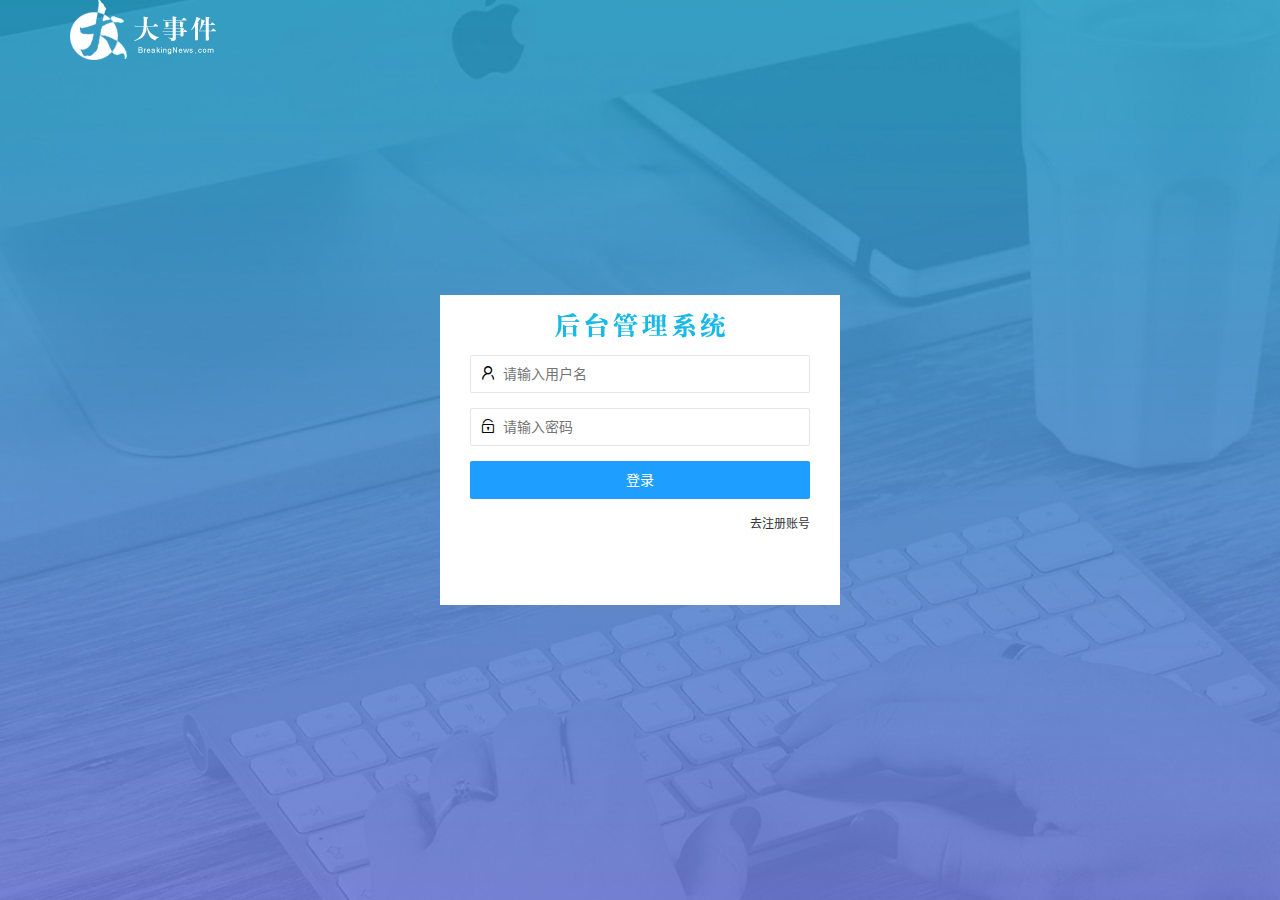
<file: login.html>
<!DOCTYPE html>
<html lang="zh-cn">

<head>
    <meta charset="UTF-8">
    <meta name="viewport" content="width=device-width, initial-scale=1.0">
    <title>大事件-登录/注册</title>
    <!-- 导入自己的样式表 -->
    <link rel="stylesheet" href="./assets/css/login.css">
    <!-- 导入layui的样式 -->
    <link rel="stylesheet" href="/assets/lib/layui/css/layui.css">
</head>

<body>
    <!-- 这是头部的logo -->
    <div class="layui-main">
        <img src="/assets/images/logo.png" alt="">
    </div>

    <!-- 登录注册区域 -->
    <div class="loginAndRegBox">
        <div class="title-box"></div>
        <!-- 登录的div -->
        <div class="login-box">
            <!-- 登录的表单 -->
            <form class="layui-form " action="" id="form_login">
                <!-- 用户名 -->
                <div class="layui-form-item">
                    <i class="layui-icon layui-icon-username"></i>
                    <input type="text" name="username" required lay-verify="required" placeholder="请输入用户名"
                        autocomplete="off" class="layui-input">

                </div>
                <!-- 密码 -->
                <div class="layui-form-item">
                    <i class="layui-icon layui-icon-password"></i>
                    <input type="password" name="password" required lay-verify="required|pass" placeholder="请输入密码"
                        autocomplete="off" class="layui-input">

                </div>
                <!-- 登录按钮 -->
                <div class="layui-form-item">
                    <button class="layui-btn layui-btn-fluid layui-btn-normal" lay-submit>登录</button>
                </div>
                <div class="layui-form-item links">
                    <a href="javascript:;" id="link_reg">去注册账号</a>
                </div>
            </form>
        </div>
        <!-- 注册的表单 -->
        <div class="reg-box">
            <form class="layui-form " action="" id="form_reg">
                <!-- 用户名 -->
                <div class="layui-form-item">
                    <i class="layui-icon layui-icon-username"></i>
                    <input type="text" name="username" required lay-verify="required" placeholder="请输入用户名"
                        autocomplete="off" class="layui-input">

                </div>
                <!-- 密码 -->
                <div class="layui-form-item">
                    <i class="layui-icon layui-icon-password"></i>
                    <input type="password" name="password" required lay-verify="required|pwd " placeholder="请输入密码"
                        autocomplete="off" class="layui-input">

                </div>
                <div class="layui-form-item">
                    <i class="layui-icon layui-icon-password"></i>
                    <input type="password" name="repassword" required lay-verify="required|pass|repass" placeholder="再次确认密码"
                        autocomplete="off" class="layui-input">

                </div>
                <!-- 注册按钮 -->
                <div class="layui-form-item">
                    <button class="layui-btn layui-btn-fluid layui-btn-normal" lay-submit>注册</button>
                </div>
                <div class="layui-form-item links">
                    <a href="javascript:;" id="link_login">去登录</a>
                </div>
            </form>
        </div>
        <!-- 导入layui.js文件 -->
        <script src="./assets/lib/layui/layui.all.js"></script>
        <!-- 导入jquery -->
        <script src="/assets/lib/jquery.js"></script>
        <!-- 导入自己封装的baseAPI.js -->
        <script src="./assets/js/baseApi.js"></script>
        <!-- 导入自己的js文件 -->
        <script src="/assets/js/login.js"></script>
</body>

</html>
</file>
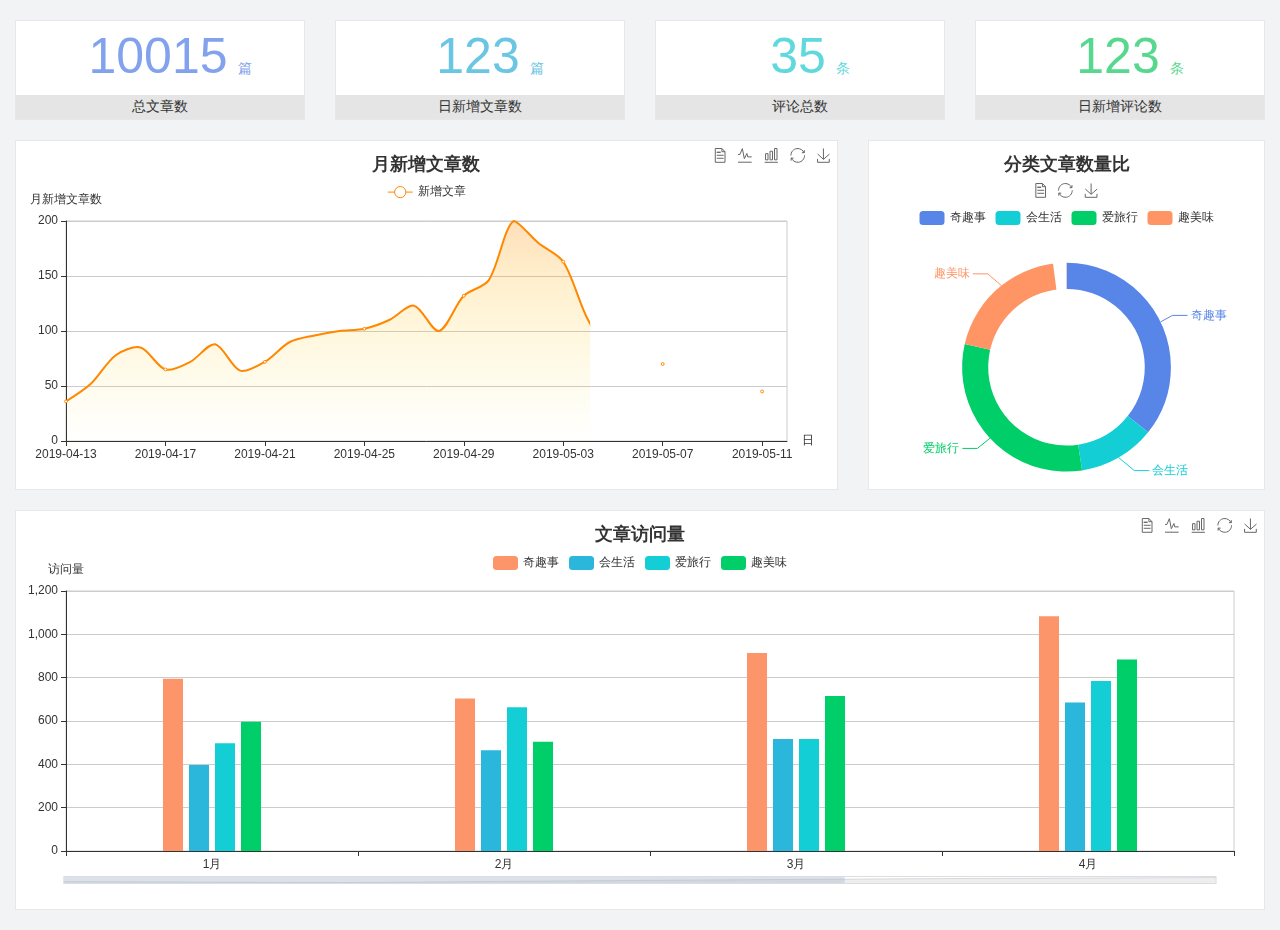
<file: home/dashboard.html>
<!DOCTYPE html>
<html lang="en">

<head>
  <meta charset="UTF-8">
  <meta name="viewport" content="width=device-width, initial-scale=1.0">
  <meta http-equiv="X-UA-Compatible" content="ie=edge">
  <title>图表统计</title>
  <link rel="stylesheet" href="../../assets/lib/bootstrap.css" />
  <link rel="stylesheet" href="../../assets/lib/main.css" />
  <script src="../../assets/lib/jquery.js"></script>
  <script type="text/javascript" src="../../assets/lib/echarts.min.js"></script>
</head>

<body>
  <div class="container-fluid">
    <div class="row spannel_list">
      <div class="col-sm-3 col-xs-6">
        <div class="spannel">
          <em>10015</em><span>篇</span>
          <b>总文章数</b>
        </div>
      </div>
      <div class="col-sm-3 col-xs-6">
        <div class="spannel scolor01">
          <em>123</em><span>篇</span>
          <b>日新增文章数</b>
        </div>
      </div>
      <div class="col-sm-3 col-xs-6">
        <div class="spannel scolor02">
          <em>35</em><span>条</span>
          <b>评论总数</b>
        </div>
      </div>
      <div class="col-sm-3 col-xs-6">
        <div class="spannel scolor03">
          <em>123</em><span>条</span>
          <b>日新增评论数</b>
        </div>
      </div>
    </div>
  </div>

  <div class="container-fluid">
    <div class="row curve-pie">
      <div class="col-lg-8 col-md-8">
        <div class="gragh_pannel" id="curve_show"></div>
      </div>
      <div class="col-lg-4 col-md-4">
        <div class="gragh_pannel" id="pie_show"></div>
      </div>
    </div>
  </div>

  <div class="container-fluid">
    <div class="column_pannel" id="column_show"></div>
  </div>

  <script>
    var oChart = echarts.init(document.getElementById('curve_show'));
    var aList_all = [
      { 'count': 36, 'date': '2019-04-13' },
      { 'count': 52, 'date': '2019-04-14' },
      { 'count': 78, 'date': '2019-04-15' },
      { 'count': 85, 'date': '2019-04-16' },
      { 'count': 65, 'date': '2019-04-17' },
      { 'count': 72, 'date': '2019-04-18' },
      { 'count': 88, 'date': '2019-04-19' },
      { 'count': 64, 'date': '2019-04-20' },
      { 'count': 72, 'date': '2019-04-21' },
      { 'count': 90, 'date': '2019-04-22' },
      { 'count': 96, 'date': '2019-04-23' },
      { 'count': 100, 'date': '2019-04-24' },
      { 'count': 102, 'date': '2019-04-25' },
      { 'count': 110, 'date': '2019-04-26' },
      { 'count': 123, 'date': '2019-04-27' },
      { 'count': 100, 'date': '2019-04-28' },
      { 'count': 132, 'date': '2019-04-29' },
      { 'count': 146, 'date': '2019-04-30' },
      { 'count': 200, 'date': '2019-05-01' },
      { 'count': 180, 'date': '2019-05-02' },
      { 'count': 163, 'date': '2019-05-03' },
      { 'count': 110, 'date': '2019-05-04' },
      { 'count': 80, 'date': '2019-05-05' },
      { 'count': 82, 'date': '2019-05-06' },
      { 'count': 70, 'date': '2019-05-07' },
      { 'count': 65, 'date': '2019-05-08' },
      { 'count': 54, 'date': '2019-05-09' },
      { 'count': 40, 'date': '2019-05-10' },
      { 'count': 45, 'date': '2019-05-11' },
      { 'count': 38, 'date': '2019-05-12' },
    ];

    let aCount = [];
    let aDate = [];

    for (var i = 0; i < aList_all.length; i++) {
      aCount.push(aList_all[i].count);
      aDate.push(aList_all[i].date);
    }

    var chartopt = {
      title: {
        text: '月新增文章数',
        left: 'center',
        top: '10'
      },
      tooltip: {
        trigger: 'axis'
      },
      legend: {
        data: ['新增文章'],
        top: '40'
      },
      toolbox: {
        show: true,
        feature: {
          mark: { show: true },
          dataView: { show: true, readOnly: false },
          magicType: { show: true, type: ['line', 'bar'] },
          restore: { show: true },
          saveAsImage: { show: true }
        }
      },
      calculable: true,
      xAxis: [
        {
          name: '日',
          type: 'category',
          boundaryGap: false,
          data: aDate
        }
      ],
      yAxis: [
        {
          name: '月新增文章数',
          type: 'value'
        }
      ],
      series: [
        {
          name: '新增文章',
          type: 'line',
          smooth: true,
          itemStyle: { normal: { areaStyle: { type: 'default' }, color: '#f80' }, lineStyle: { color: '#f80' } },
          data: aCount
        }],
      areaStyle: {
        normal: {
          color: new echarts.graphic.LinearGradient(0, 0, 0, 1, [{
            offset: 0,
            color: 'rgba(255,136,0,0.39)'
          }, {
            offset: .34,
            color: 'rgba(255,180,0,0.25)'
          }, {
            offset: 1,
            color: 'rgba(255,222,0,0.00)'
          }])

        }
      },
      grid: {
        show: true,
        x: 50,
        x2: 50,
        y: 80,
        height: 220
      }
    };

    oChart.setOption(chartopt);


    var oPie = echarts.init(document.getElementById('pie_show'));
    var oPieopt =
    {
      title: {
        top: 10,
        text: '分类文章数量比',
        x: 'center'
      },
      tooltip: {
        trigger: 'item',
        formatter: "{a} <br/>{b} : {c} ({d}%)"
      },
      color: ['#5885e8', '#13cfd5', '#00ce68', '#ff9565'],
      legend: {
        x: 'center',
        top: 65,
        data: ['奇趣事', '会生活', '爱旅行', '趣美味']
      },
      toolbox: {
        show: true,
        x: 'center',
        top: 35,
        feature: {
          mark: { show: true },
          dataView: { show: true, readOnly: false },
          magicType: {
            show: true,
            type: ['pie', 'funnel'],
            option: {
              funnel: {
                x: '25%',
                width: '50%',
                funnelAlign: 'left',
                max: 1548
              }
            }
          },
          restore: { show: true },
          saveAsImage: { show: true }
        }
      },
      calculable: true,
      series: [
        {
          name: '访问来源',
          type: 'pie',
          radius: ['45%', '60%'],
          center: ['50%', '65%'],
          data: [
            { value: 300, name: '奇趣事' },
            { value: 100, name: '会生活' },
            { value: 260, name: '爱旅行' },
            { value: 180, name: '趣美味' }
          ]
        }
      ]
    };
    oPie.setOption(oPieopt);



    var oColumn = this.echarts.init(document.getElementById('column_show'));
    var oColumnopt =
    {
      title: {
        text: '文章访问量',
        left: 'center',
        top: '10'
      },
      tooltip: {
        trigger: 'axis'
      },
      legend: {
        data: ['奇趣事', '会生活', '爱旅行', '趣美味'],
        top: '40'
      },
      toolbox: {
        show: true,
        feature: {
          mark: { show: true },
          dataView: { show: true, readOnly: false },
          magicType: { show: true, type: ['line', 'bar'] },
          restore: { show: true },
          saveAsImage: { show: true }
        }
      },
      calculable: true,
      xAxis: [
        {
          type: 'category',
          data: ['1月', '2月', '3月', '4月', '5月']
        }
      ],
      yAxis: [
        {
          name: '访问量',
          type: 'value'
        }
      ],
      series: [
        {
          name: '奇趣事',
          type: 'bar',
          barWidth: 20,
          itemStyle: {
            normal: { areaStyle: { type: 'default' }, color: '#fd956a' }
          },
          data: [800, 708, 920, 1090, 1200]
        },
        {
          name: '会生活',
          type: 'bar',
          barWidth: 20,
          itemStyle: {
            normal: { areaStyle: { type: 'default' }, color: '#2bb6db' }
          },
          data: [400, 468, 520, 690, 800]
        },
        {
          name: '爱旅行',
          type: 'bar',
          barWidth: 20,
          itemStyle: {
            normal: { areaStyle: { type: 'default' }, color: '#13cfd5' }
          },
          data: [500, 668, 520, 790, 900]
        },
        {
          name: '趣美味',
          type: 'bar',
          barWidth: 20,
          itemStyle: {
            normal: { areaStyle: { type: 'default' }, color: '#00ce68' }
          },
          data: [600, 508, 720, 890, 1000]
        }
      ],
      grid: {
        show: true,
        x: 50,
        x2: 30,
        y: 80,
        height: 260
      },
      dataZoom: [//给x轴设置滚动条
        {
          start: 0,//默认为0
          end: 100 - 1000 / 31,//默认为100
          type: 'slider',
          show: true,
          xAxisIndex: [0],
          handleSize: 0,//滑动条的 左右2个滑动条的大小
          height: 8,//组件高度
          left: 45, //左边的距离
          right: 50,//右边的距离
          bottom: 26,//右边的距离
          handleColor: '#ddd',//h滑动图标的颜色
          handleStyle: {
            borderColor: "#cacaca",
            borderWidth: "1",
            shadowBlur: 2,
            background: "#ddd",
            shadowColor: "#ddd",
          }
        }]
    };
    oColumn.setOption(oColumnopt);
  </script>
</body>

</html>
</file>
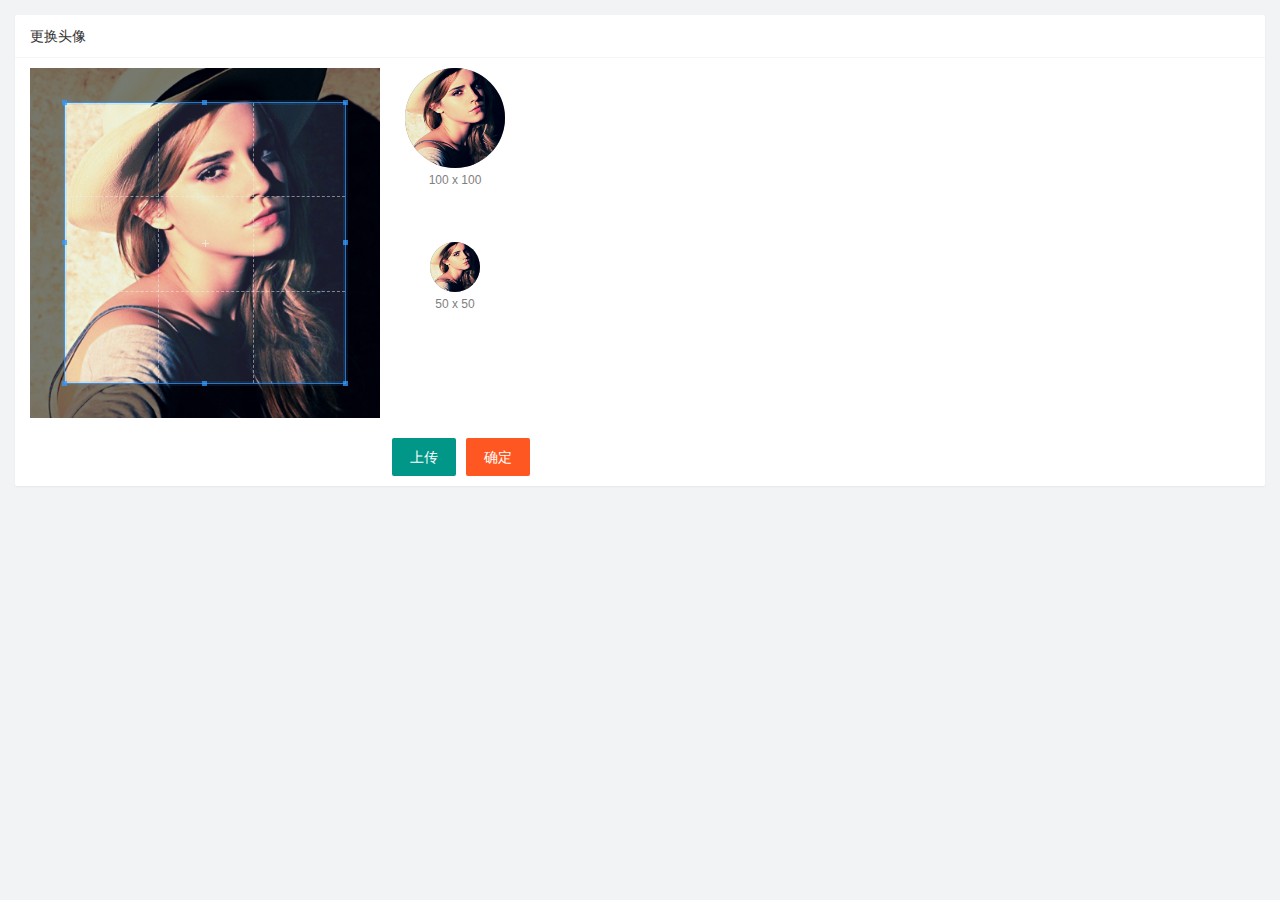
<file: user/user_avatar.html>
<!DOCTYPE html>
<html lang="en">

<head>
    <meta charset="UTF-8">
    <meta name="viewport" content="width=device-width, initial-scale=1.0">
    <title>Document</title>
    <link rel="stylesheet" href="/assets/lib/layui/css/layui.css">
    <link rel="stylesheet" href="/assets/lib/cropper/cropper.css">
    <link rel="stylesheet" href="/assets/css/user/user_avatar.css">
</head>

<body>
    <div class="layui-card">
        <div class="layui-card-header">更换头像</div>
        <div class="layui-card-body">
            
            <!-- 第一行的图片裁剪和预览区域 -->
            <div class="row1">
                <!-- 图片裁剪区域 -->
                <div class="cropper-box">
                    <!-- 这个 img 标签很重要，将来会把它初始化为裁剪区域 -->
                    <img id="image" src="/assets/images/sample.jpg" />
                </div>
                <!-- 图片的预览区域 -->
                <div class="preview-box">
                    <div>
                        <!-- 宽高为 100px 的预览区域 -->
                        <div class="img-preview w100"></div>
                        <p class="size">100 x 100</p>
                    </div>
                    <div>
                        <!-- 宽高为 50px 的预览区域 -->
                        <div class="img-preview w50"></div>
                        <p class="size">50 x 50</p>
                    </div>
                </div>
            </div>

            <!-- 第二行的按钮区域 -->
            <div class="row2">
                <!-- 通过accept属性，可以指定允许用户选择什么类型的文件 -->
                <input type="file"  id="file" accept="image/png,image/jpeg">
                <button type="button" class="layui-btn" id="btnChooseImage">上传</button>
                <button type="button" class="layui-btn layui-btn-danger" id="upload">确定</button>
            </div>
        </div>
    </div>
    <script src="/assets/lib/layui/layui.all.js"></script>
    <script src="/assets/lib/jquery.js"></script>
    <script src="/assets/lib/cropper/Cropper.js"></script>
    <script src="/assets/lib/cropper/jquery-cropper.js"></script>
    <script src="/assets/js/baseApi.js"></script>
    <script src="/assets/js/user/user_avatar.js"></script>
</body>

</html>
</file>
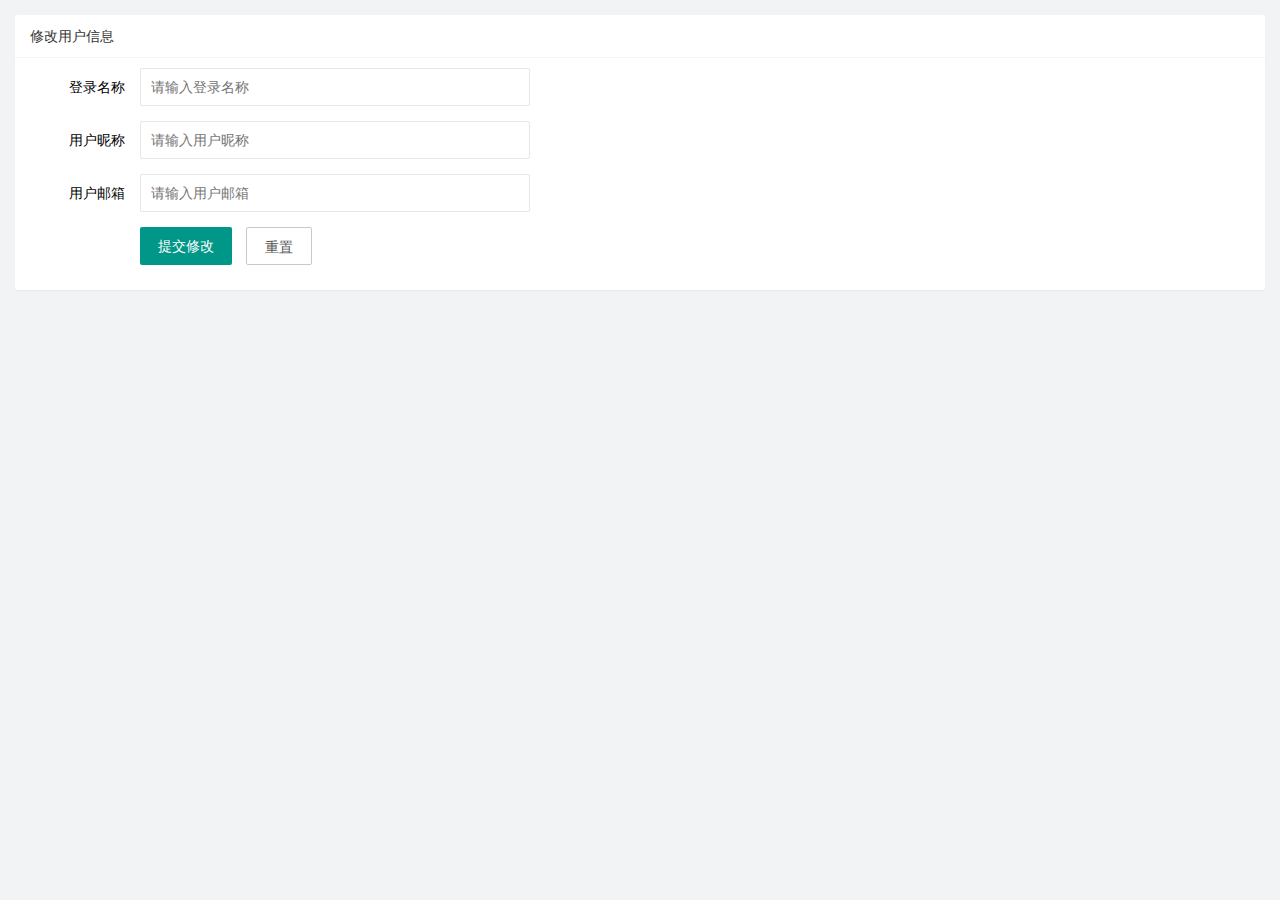
<file: user/user_info.html>
<!DOCTYPE html>
<html lang="en">

<head>
    <meta charset="UTF-8">
    <meta name="viewport" content="width=device-width, initial-scale=1.0">
    <title>Document</title>
    <link rel="stylesheet" href="/assets/lib/layui/css/layui.css">
    <link rel="stylesheet" href="/assets/css/user/user_info.css">

</head>

<body>
    <!-- 卡片区域 -->
    <div class="layui-card">
        <div class="layui-card-header">修改用户信息</div>
        <div class="layui-card-body">
            <form class="layui-form" action="" lay-filter="formUserInfo">
                <!-- 这是隐藏域 -->
                <input type="hidden" name="id">
                
                <div class="layui-form-item">
                    <label class="layui-form-label">登录名称</label>
                    <div class="layui-input-block">
                        <input type="text" name="username" required lay-verify="required" placeholder="请输入登录名称"
                            autocomplete="off" class="layui-input" readonly > 
                    </div>
                </div>
                <div class="layui-form-item">
                    <label class="layui-form-label">用户昵称</label>
                    <div class="layui-input-block">
                        <input type="text" name="nickname" required lay-verify="required|nickname" placeholder="请输入用户昵称"
                            autocomplete="off" class="layui-input">
                    </div>
                </div>
                <div class="layui-form-item">
                    <label class="layui-form-label">用户邮箱</label>
                    <div class="layui-input-block">
                        <input type="text" name="email" required lay-verify="required|email" placeholder="请输入用户邮箱"
                            autocomplete="off" class="layui-input">
                    </div>
                </div>
                <div class="layui-form-item">
                    <div class="layui-input-block">
                      <button class="layui-btn" lay-submit lay-filter="formDemo" >提交修改</button>
                      <button type="reset" class="layui-btn layui-btn-primary" id="btnReset">重置</button>
                    </div>
                  </div>
            </form>
        </div>
    </div>

    <!-- 导入layui的js文件 -->
    <script src="/assets/lib/layui/layui.all.js"></script>
    <!-- 导入jquery -->
    <script src="/assets/lib/jquery.js"></script>
    <!-- 导入baseAPI JS -->
    <script src="/assets/js/baseApi.js"></script>
    <!-- 导入自己的js文件 -->
    <script src="/assets/js/user/user_info.js"></script>
</body>

</html>
</file>
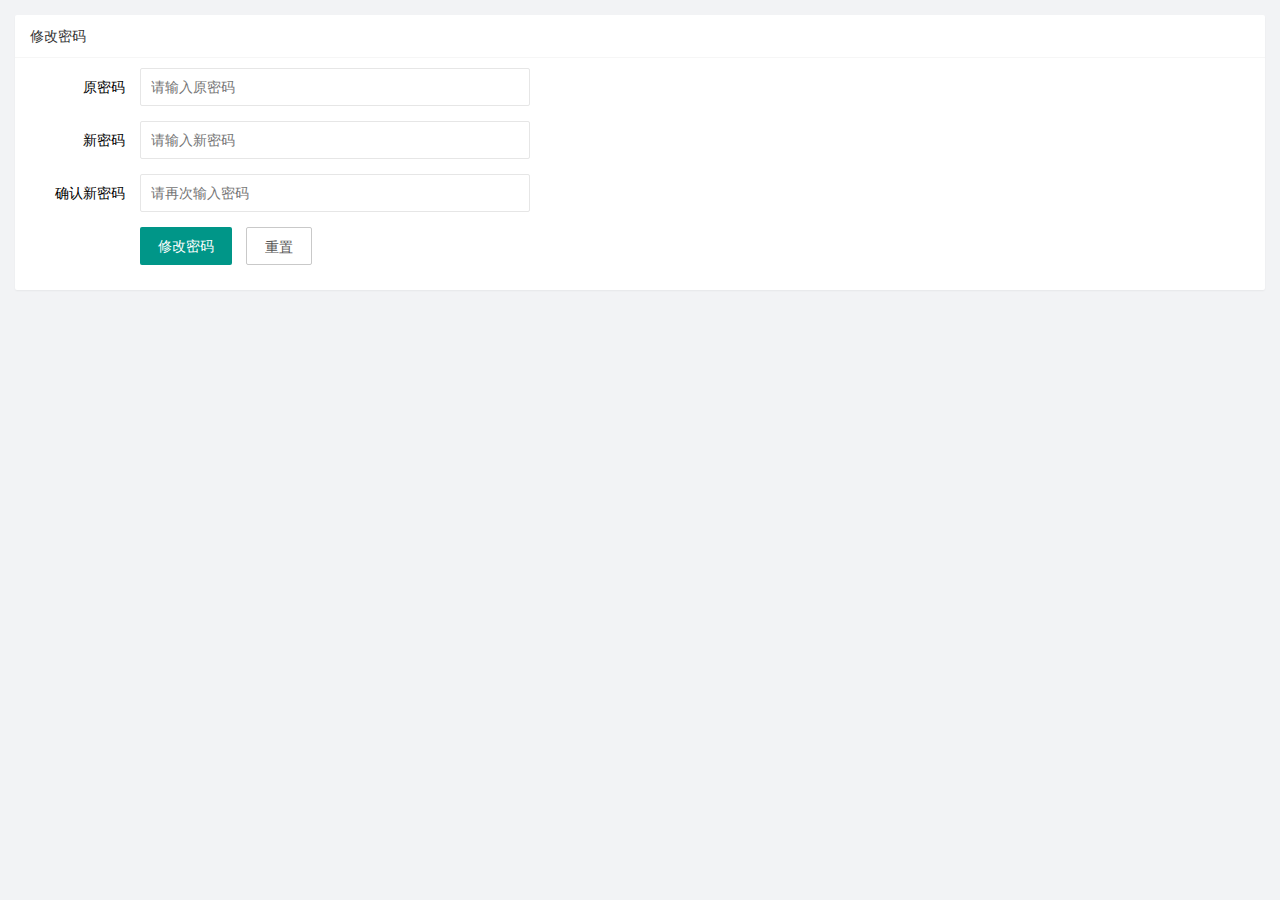
<file: user/user_password.html>
<!DOCTYPE html>
<html lang="en">
<head>
    <meta charset="UTF-8">
    <meta name="viewport" content="width=device-width, initial-scale=1.0">
    <title>Document</title>
    <link rel="stylesheet" href="/assets/lib/layui/css/layui.css">
    <link rel="stylesheet" href="/assets/css/user/user_pwd.css">
</head>
<body>
    <!-- 卡片区域 -->
    <div class="layui-card">
        <div class="layui-card-header">修改密码</div>
        <div class="layui-card-body">
            <form class="layui-form" action="" >
              
                
                <div class="layui-form-item">
                    <label class="layui-form-label">原密码</label>
                    <div class="layui-input-block">
                        <input type="password" name="oldPwd" required lay-verify="required|pass" placeholder="请输入原密码"
                            autocomplete="off" class="layui-input"  > 
                    </div>
                </div>
                <div class="layui-form-item">
                    <label class="layui-form-label">新密码</label>
                    <div class="layui-input-block">
                        <input type="password" name="newPwd" required lay-verify="required|pass|samePwd" placeholder="请输入新密码"
                            autocomplete="off" class="layui-input">
                    </div>
                </div>
                <div class="layui-form-item">
                    <label class="layui-form-label">确认新密码</label>
                    <div class="layui-input-block">
                        <input type="password" name="rePwd" required lay-verify="required|pass|samePwd" placeholder="请再次输入密码"
                            autocomplete="off" class="layui-input">
                    </div>
                </div>
                <div class="layui-form-item">
                    <div class="layui-input-block">
                      <button class="layui-btn" lay-submit lay-filter="formDemo" >修改密码</button>
                      <button type="reset" class="layui-btn layui-btn-primary" id="btnReset">重置</button>
                    </div>
                  </div>
            </form>
        </div>
    </div>

       <!-- 导入layui的js文件 -->
       <script src="/assets/lib/layui/layui.all.js"></script>
       <!-- 导入jquery -->
       <script src="/assets/lib/jquery.js"></script>
       <!-- 导入baseAPI JS -->
       <script src="/assets/js/baseApi.js"></script>
       <!-- 导入自己的js文件 -->
       <script src="/assets/js/user/user_pwd.js"></script>
</body>
</html>
</file>
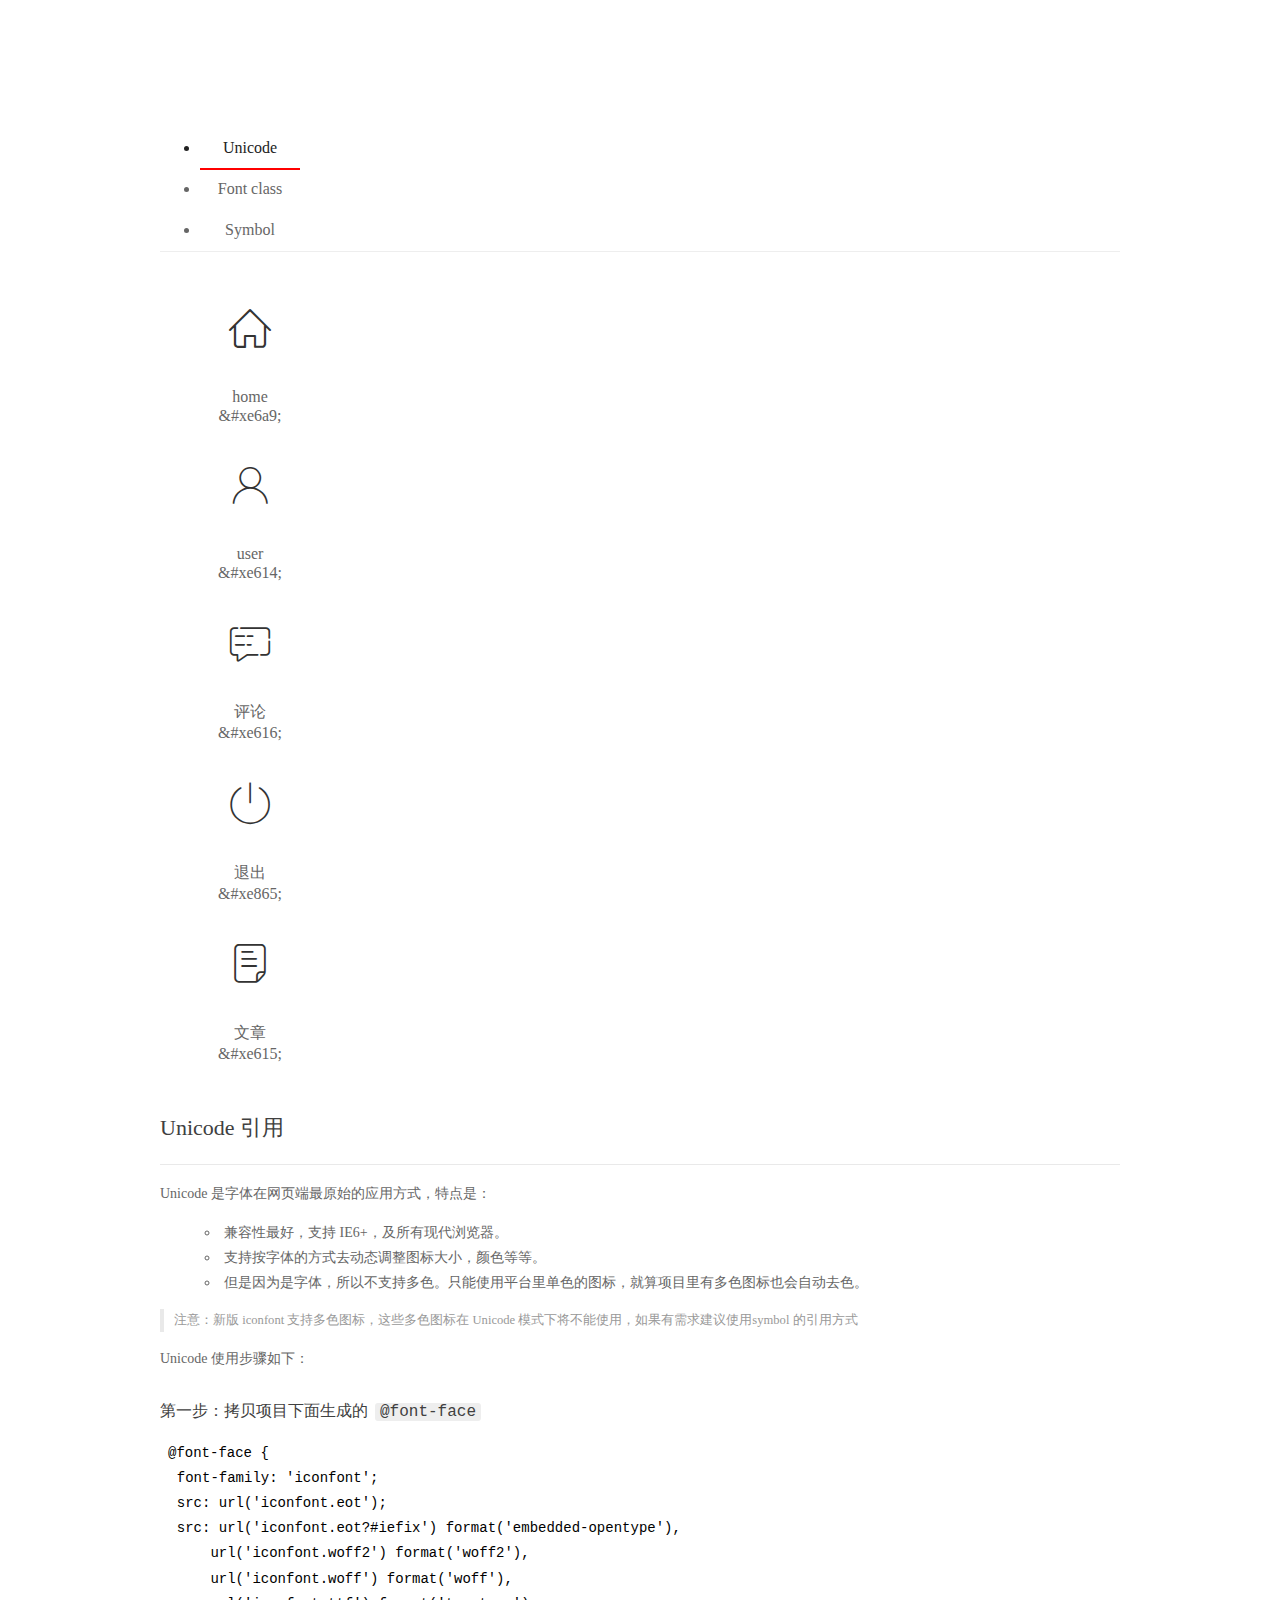
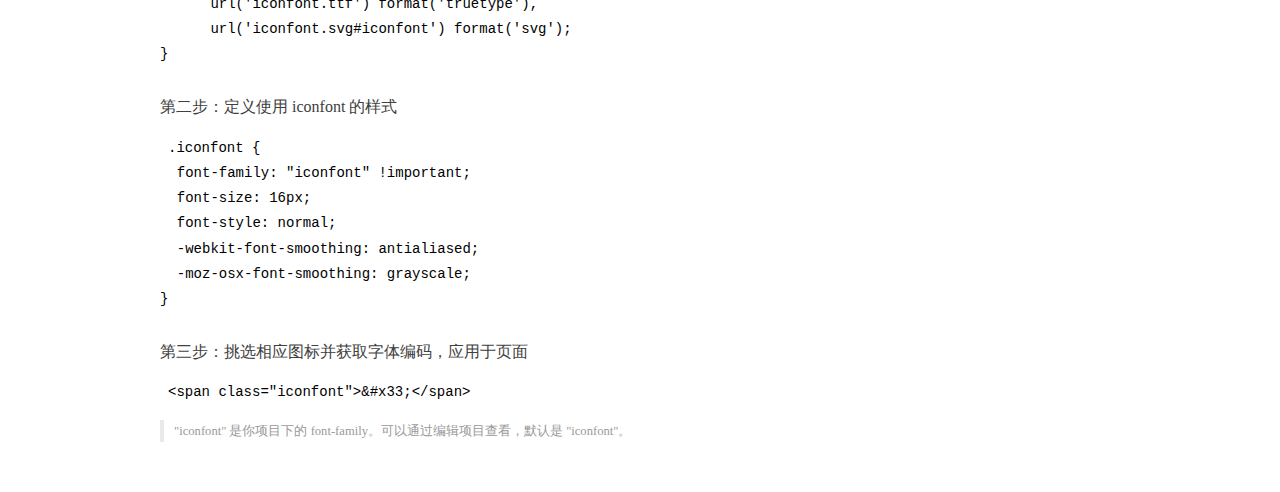
<file: assets/fonts/demo_index.html>
<!DOCTYPE html>
<html>
<head>
  <meta charset="utf-8"/>
  <title>IconFont Demo</title>
  <link rel="shortcut icon" href="https://gtms04.alicdn.com/tps/i4/TB1_oz6GVXXXXaFXpXXJDFnIXXX-64-64.ico" type="image/x-icon"/>
  <link rel="stylesheet" href="https://g.alicdn.com/thx/cube/1.3.2/cube.min.css">
  <link rel="stylesheet" href="demo.css">
  <link rel="stylesheet" href="iconfont.css">
  <script src="iconfont.js"></script>
  <!-- jQuery -->
  <script src="https://a1.alicdn.com/oss/uploads/2018/12/26/7bfddb60-08e8-11e9-9b04-53e73bb6408b.js"></script>
  <!-- 代码高亮 -->
  <script src="https://a1.alicdn.com/oss/uploads/2018/12/26/a3f714d0-08e6-11e9-8a15-ebf944d7534c.js"></script>
</head>
<body>
  <div class="main">
    <h1 class="logo"><a href="https://www.iconfont.cn/" title="iconfont 首页" target="_blank">&#xe86b;</a></h1>
    <div class="nav-tabs">
      <ul id="tabs" class="dib-box">
        <li class="dib active"><span>Unicode</span></li>
        <li class="dib"><span>Font class</span></li>
        <li class="dib"><span>Symbol</span></li>
      </ul>
      
    </div>
    <div class="tab-container">
      <div class="content unicode" style="display: block;">
          <ul class="icon_lists dib-box">
          
            <li class="dib">
              <span class="icon iconfont">&#xe6a9;</span>
                <div class="name">home</div>
                <div class="code-name">&amp;#xe6a9;</div>
              </li>
          
            <li class="dib">
              <span class="icon iconfont">&#xe614;</span>
                <div class="name">user</div>
                <div class="code-name">&amp;#xe614;</div>
              </li>
          
            <li class="dib">
              <span class="icon iconfont">&#xe616;</span>
                <div class="name">评论</div>
                <div class="code-name">&amp;#xe616;</div>
              </li>
          
            <li class="dib">
              <span class="icon iconfont">&#xe865;</span>
                <div class="name">退出</div>
                <div class="code-name">&amp;#xe865;</div>
              </li>
          
            <li class="dib">
              <span class="icon iconfont">&#xe615;</span>
                <div class="name">文章</div>
                <div class="code-name">&amp;#xe615;</div>
              </li>
          
          </ul>
          <div class="article markdown">
          <h2 id="unicode-">Unicode 引用</h2>
          <hr>

          <p>Unicode 是字体在网页端最原始的应用方式，特点是：</p>
          <ul>
            <li>兼容性最好，支持 IE6+，及所有现代浏览器。</li>
            <li>支持按字体的方式去动态调整图标大小，颜色等等。</li>
            <li>但是因为是字体，所以不支持多色。只能使用平台里单色的图标，就算项目里有多色图标也会自动去色。</li>
          </ul>
          <blockquote>
            <p>注意：新版 iconfont 支持多色图标，这些多色图标在 Unicode 模式下将不能使用，如果有需求建议使用symbol 的引用方式</p>
          </blockquote>
          <p>Unicode 使用步骤如下：</p>
          <h3 id="-font-face">第一步：拷贝项目下面生成的 <code>@font-face</code></h3>
<pre><code class="language-css"
>@font-face {
  font-family: 'iconfont';
  src: url('iconfont.eot');
  src: url('iconfont.eot?#iefix') format('embedded-opentype'),
      url('iconfont.woff2') format('woff2'),
      url('iconfont.woff') format('woff'),
      url('iconfont.ttf') format('truetype'),
      url('iconfont.svg#iconfont') format('svg');
}
</code></pre>
          <h3 id="-iconfont-">第二步：定义使用 iconfont 的样式</h3>
<pre><code class="language-css"
>.iconfont {
  font-family: "iconfont" !important;
  font-size: 16px;
  font-style: normal;
  -webkit-font-smoothing: antialiased;
  -moz-osx-font-smoothing: grayscale;
}
</code></pre>
          <h3 id="-">第三步：挑选相应图标并获取字体编码，应用于页面</h3>
<pre>
<code class="language-html"
>&lt;span class="iconfont"&gt;&amp;#x33;&lt;/span&gt;
</code></pre>
          <blockquote>
            <p>"iconfont" 是你项目下的 font-family。可以通过编辑项目查看，默认是 "iconfont"。</p>
          </blockquote>
          </div>
      </div>
      <div class="content font-class">
        <ul class="icon_lists dib-box">
          
          <li class="dib">
            <span class="icon iconfont icon-home"></span>
            <div class="name">
              home
            </div>
            <div class="code-name">.icon-home
            </div>
          </li>
          
          <li class="dib">
            <span class="icon iconfont icon-user"></span>
            <div class="name">
              user
            </div>
            <div class="code-name">.icon-user
            </div>
          </li>
          
          <li class="dib">
            <span class="icon iconfont icon-pinglun"></span>
            <div class="name">
              评论
            </div>
            <div class="code-name">.icon-pinglun
            </div>
          </li>
          
          <li class="dib">
            <span class="icon iconfont icon-tuichu"></span>
            <div class="name">
              退出
            </div>
            <div class="code-name">.icon-tuichu
            </div>
          </li>
          
          <li class="dib">
            <span class="icon iconfont icon-16"></span>
            <div class="name">
              文章
            </div>
            <div class="code-name">.icon-16
            </div>
          </li>
          
        </ul>
        <div class="article markdown">
        <h2 id="font-class-">font-class 引用</h2>
        <hr>

        <p>font-class 是 Unicode 使用方式的一种变种，主要是解决 Unicode 书写不直观，语意不明确的问题。</p>
        <p>与 Unicode 使用方式相比，具有如下特点：</p>
        <ul>
          <li>兼容性良好，支持 IE8+，及所有现代浏览器。</li>
          <li>相比于 Unicode 语意明确，书写更直观。可以很容易分辨这个 icon 是什么。</li>
          <li>因为使用 class 来定义图标，所以当要替换图标时，只需要修改 class 里面的 Unicode 引用。</li>
          <li>不过因为本质上还是使用的字体，所以多色图标还是不支持的。</li>
        </ul>
        <p>使用步骤如下：</p>
        <h3 id="-fontclass-">第一步：引入项目下面生成的 fontclass 代码：</h3>
<pre><code class="language-html">&lt;link rel="stylesheet" href="./iconfont.css"&gt;
</code></pre>
        <h3 id="-">第二步：挑选相应图标并获取类名，应用于页面：</h3>
<pre><code class="language-html">&lt;span class="iconfont icon-xxx"&gt;&lt;/span&gt;
</code></pre>
        <blockquote>
          <p>"
            iconfont" 是你项目下的 font-family。可以通过编辑项目查看，默认是 "iconfont"。</p>
        </blockquote>
      </div>
      </div>
      <div class="content symbol">
          <ul class="icon_lists dib-box">
          
            <li class="dib">
                <svg class="icon svg-icon" aria-hidden="true">
                  <use xlink:href="#icon-home"></use>
                </svg>
                <div class="name">home</div>
                <div class="code-name">#icon-home</div>
            </li>
          
            <li class="dib">
                <svg class="icon svg-icon" aria-hidden="true">
                  <use xlink:href="#icon-user"></use>
                </svg>
                <div class="name">user</div>
                <div class="code-name">#icon-user</div>
            </li>
          
            <li class="dib">
                <svg class="icon svg-icon" aria-hidden="true">
                  <use xlink:href="#icon-pinglun"></use>
                </svg>
                <div class="name">评论</div>
                <div class="code-name">#icon-pinglun</div>
            </li>
          
            <li class="dib">
                <svg class="icon svg-icon" aria-hidden="true">
                  <use xlink:href="#icon-tuichu"></use>
                </svg>
                <div class="name">退出</div>
                <div class="code-name">#icon-tuichu</div>
            </li>
          
            <li class="dib">
                <svg class="icon svg-icon" aria-hidden="true">
                  <use xlink:href="#icon-16"></use>
                </svg>
                <div class="name">文章</div>
                <div class="code-name">#icon-16</div>
            </li>
          
          </ul>
          <div class="article markdown">
          <h2 id="symbol-">Symbol 引用</h2>
          <hr>

          <p>这是一种全新的使用方式，应该说这才是未来的主流，也是平台目前推荐的用法。相关介绍可以参考这篇<a href="">文章</a>
            这种用法其实是做了一个 SVG 的集合，与另外两种相比具有如下特点：</p>
          <ul>
            <li>支持多色图标了，不再受单色限制。</li>
            <li>通过一些技巧，支持像字体那样，通过 <code>font-size</code>, <code>color</code> 来调整样式。</li>
            <li>兼容性较差，支持 IE9+，及现代浏览器。</li>
            <li>浏览器渲染 SVG 的性能一般，还不如 png。</li>
          </ul>
          <p>使用步骤如下：</p>
          <h3 id="-symbol-">第一步：引入项目下面生成的 symbol 代码：</h3>
<pre><code class="language-html">&lt;script src="./iconfont.js"&gt;&lt;/script&gt;
</code></pre>
          <h3 id="-css-">第二步：加入通用 CSS 代码（引入一次就行）：</h3>
<pre><code class="language-html">&lt;style&gt;
.icon {
  width: 1em;
  height: 1em;
  vertical-align: -0.15em;
  fill: currentColor;
  overflow: hidden;
}
&lt;/style&gt;
</code></pre>
          <h3 id="-">第三步：挑选相应图标并获取类名，应用于页面：</h3>
<pre><code class="language-html">&lt;svg class="icon" aria-hidden="true"&gt;
  &lt;use xlink:href="#icon-xxx"&gt;&lt;/use&gt;
&lt;/svg&gt;
</code></pre>
          </div>
      </div>

    </div>
  </div>
  <script>
  $(document).ready(function () {
      $('.tab-container .content:first').show()

      $('#tabs li').click(function (e) {
        var tabContent = $('.tab-container .content')
        var index = $(this).index()

        if ($(this).hasClass('active')) {
          return
        } else {
          $('#tabs li').removeClass('active')
          $(this).addClass('active')

          tabContent.hide().eq(index).fadeIn()
        }
      })
    })
  </script>
</body>
</html>
</file>
<file: assets/css/login.css>
html,body {
    margin: 0;
    padding: 0;
    height: 100%;
    width: 100%;
}
body {
    background-color: red;
    background: url(/assets/images/login_bg.jpg) no-repeat center ;
    background-size: cover;
}
.loginAndRegBox {
    width: 400px;
    height: 310px;
    background-color: #fff;
    position: absolute;
    left: 50%;
    top: 50%;
    transform: translate(-50%,-50%);
}
.title-box {
    height: 60px;
    background: url(/assets/images/login_title.png) no-repeat center;
}
.reg-box {
    display: none;
} 
.layui-form {
    padding: 0 30px;
}
.links {
    display: flex;
    justify-content: flex-end;
}
.links a {
   font-size: 12px; 
}
.layui-form-item {
    position: relative;
}
.layui-form-item .layui-icon {
    position: absolute;
    left: 10px;
    top: 10px;
}
.layui-form-item .layui-input {
    padding-left: 32px;
}
</file>
<file: assets/lib/layui/css/layui.css>
/** layui-v2.5.5 MIT License By https://www.layui.com */
 .layui-inline,img{display:inline-block;vertical-align:middle}h1,h2,h3,h4,h5,h6{font-weight:400}.layui-edge,.layui-header,.layui-inline,.layui-main{position:relative}.layui-body,.layui-edge,.layui-elip{overflow:hidden}.layui-btn,.layui-edge,.layui-inline,img{vertical-align:middle}.layui-btn,.layui-disabled,.layui-icon,.layui-unselect{-moz-user-select:none;-webkit-user-select:none;-ms-user-select:none}.layui-elip,.layui-form-checkbox span,.layui-form-pane .layui-form-label{text-overflow:ellipsis;white-space:nowrap}.layui-breadcrumb,.layui-tree-btnGroup{visibility:hidden}blockquote,body,button,dd,div,dl,dt,form,h1,h2,h3,h4,h5,h6,input,li,ol,p,pre,td,textarea,th,ul{margin:0;padding:0;-webkit-tap-highlight-color:rgba(0,0,0,0)}a:active,a:hover{outline:0}img{border:none}li{list-style:none}table{border-collapse:collapse;border-spacing:0}h4,h5,h6{font-size:100%}button,input,optgroup,option,select,textarea{font-family:inherit;font-size:inherit;font-style:inherit;font-weight:inherit;outline:0}pre{white-space:pre-wrap;white-space:-moz-pre-wrap;white-space:-pre-wrap;white-space:-o-pre-wrap;word-wrap:break-word}body{line-height:24px;font:14px Helvetica Neue,Helvetica,PingFang SC,Tahoma,Arial,sans-serif}hr{height:1px;margin:10px 0;border:0;clear:both}a{color:#333;text-decoration:none}a:hover{color:#777}a cite{font-style:normal;*cursor:pointer}.layui-border-box,.layui-border-box *{box-sizing:border-box}.layui-box,.layui-box *{box-sizing:content-box}.layui-clear{clear:both;*zoom:1}.layui-clear:after{content:'\20';clear:both;*zoom:1;display:block;height:0}.layui-inline{*display:inline;*zoom:1}.layui-edge{display:inline-block;width:0;height:0;border-width:6px;border-style:dashed;border-color:transparent}.layui-edge-top{top:-4px;border-bottom-color:#999;border-bottom-style:solid}.layui-edge-right{border-left-color:#999;border-left-style:solid}.layui-edge-bottom{top:2px;border-top-color:#999;border-top-style:solid}.layui-edge-left{border-right-color:#999;border-right-style:solid}.layui-disabled,.layui-disabled:hover{color:#d2d2d2!important;cursor:not-allowed!important}.layui-circle{border-radius:100%}.layui-show{display:block!important}.layui-hide{display:none!important}@font-face{font-family:layui-icon;src:url(../font/iconfont.eot?v=250);src:url(../font/iconfont.eot?v=250#iefix) format('embedded-opentype'),url(../font/iconfont.woff2?v=250) format('woff2'),url(../font/iconfont.woff?v=250) format('woff'),url(../font/iconfont.ttf?v=250) format('truetype'),url(../font/iconfont.svg?v=250#layui-icon) format('svg')}.layui-icon{font-family:layui-icon!important;font-size:16px;font-style:normal;-webkit-font-smoothing:antialiased;-moz-osx-font-smoothing:grayscale}.layui-icon-reply-fill:before{content:"\e611"}.layui-icon-set-fill:before{content:"\e614"}.layui-icon-menu-fill:before{content:"\e60f"}.layui-icon-search:before{content:"\e615"}.layui-icon-share:before{content:"\e641"}.layui-icon-set-sm:before{content:"\e620"}.layui-icon-engine:before{content:"\e628"}.layui-icon-close:before{content:"\1006"}.layui-icon-close-fill:before{content:"\1007"}.layui-icon-chart-screen:before{content:"\e629"}.layui-icon-star:before{content:"\e600"}.layui-icon-circle-dot:before{content:"\e617"}.layui-icon-chat:before{content:"\e606"}.layui-icon-release:before{content:"\e609"}.layui-icon-list:before{content:"\e60a"}.layui-icon-chart:before{content:"\e62c"}.layui-icon-ok-circle:before{content:"\1005"}.layui-icon-layim-theme:before{content:"\e61b"}.layui-icon-table:before{content:"\e62d"}.layui-icon-right:before{content:"\e602"}.layui-icon-left:before{content:"\e603"}.layui-icon-cart-simple:before{content:"\e698"}.layui-icon-face-cry:before{content:"\e69c"}.layui-icon-face-smile:before{content:"\e6af"}.layui-icon-survey:before{content:"\e6b2"}.layui-icon-tree:before{content:"\e62e"}.layui-icon-upload-circle:before{content:"\e62f"}.layui-icon-add-circle:before{content:"\e61f"}.layui-icon-download-circle:before{content:"\e601"}.layui-icon-templeate-1:before{content:"\e630"}.layui-icon-util:before{content:"\e631"}.layui-icon-face-surprised:before{content:"\e664"}.layui-icon-edit:before{content:"\e642"}.layui-icon-speaker:before{content:"\e645"}.layui-icon-down:before{content:"\e61a"}.layui-icon-file:before{content:"\e621"}.layui-icon-layouts:before{content:"\e632"}.layui-icon-rate-half:before{content:"\e6c9"}.layui-icon-add-circle-fine:before{content:"\e608"}.layui-icon-prev-circle:before{content:"\e633"}.layui-icon-read:before{content:"\e705"}.layui-icon-404:before{content:"\e61c"}.layui-icon-carousel:before{content:"\e634"}.layui-icon-help:before{content:"\e607"}.layui-icon-code-circle:before{content:"\e635"}.layui-icon-water:before{content:"\e636"}.layui-icon-username:before{content:"\e66f"}.layui-icon-find-fill:before{content:"\e670"}.layui-icon-about:before{content:"\e60b"}.layui-icon-location:before{content:"\e715"}.layui-icon-up:before{content:"\e619"}.layui-icon-pause:before{content:"\e651"}.layui-icon-date:before{content:"\e637"}.layui-icon-layim-uploadfile:before{content:"\e61d"}.layui-icon-delete:before{content:"\e640"}.layui-icon-play:before{content:"\e652"}.layui-icon-top:before{content:"\e604"}.layui-icon-friends:before{content:"\e612"}.layui-icon-refresh-3:before{content:"\e9aa"}.layui-icon-ok:before{content:"\e605"}.layui-icon-layer:before{content:"\e638"}.layui-icon-face-smile-fine:before{content:"\e60c"}.layui-icon-dollar:before{content:"\e659"}.layui-icon-group:before{content:"\e613"}.layui-icon-layim-download:before{content:"\e61e"}.layui-icon-picture-fine:before{content:"\e60d"}.layui-icon-link:before{content:"\e64c"}.layui-icon-diamond:before{content:"\e735"}.layui-icon-log:before{content:"\e60e"}.layui-icon-rate-solid:before{content:"\e67a"}.layui-icon-fonts-del:before{content:"\e64f"}.layui-icon-unlink:before{content:"\e64d"}.layui-icon-fonts-clear:before{content:"\e639"}.layui-icon-triangle-r:before{content:"\e623"}.layui-icon-circle:before{content:"\e63f"}.layui-icon-radio:before{content:"\e643"}.layui-icon-align-center:before{content:"\e647"}.layui-icon-align-right:before{content:"\e648"}.layui-icon-align-left:before{content:"\e649"}.layui-icon-loading-1:before{content:"\e63e"}.layui-icon-return:before{content:"\e65c"}.layui-icon-fonts-strong:before{content:"\e62b"}.layui-icon-upload:before{content:"\e67c"}.layui-icon-dialogue:before{content:"\e63a"}.layui-icon-video:before{content:"\e6ed"}.layui-icon-headset:before{content:"\e6fc"}.layui-icon-cellphone-fine:before{content:"\e63b"}.layui-icon-add-1:before{content:"\e654"}.layui-icon-face-smile-b:before{content:"\e650"}.layui-icon-fonts-html:before{content:"\e64b"}.layui-icon-form:before{content:"\e63c"}.layui-icon-cart:before{content:"\e657"}.layui-icon-camera-fill:before{content:"\e65d"}.layui-icon-tabs:before{content:"\e62a"}.layui-icon-fonts-code:before{content:"\e64e"}.layui-icon-fire:before{content:"\e756"}.layui-icon-set:before{content:"\e716"}.layui-icon-fonts-u:before{content:"\e646"}.layui-icon-triangle-d:before{content:"\e625"}.layui-icon-tips:before{content:"\e702"}.layui-icon-picture:before{content:"\e64a"}.layui-icon-more-vertical:before{content:"\e671"}.layui-icon-flag:before{content:"\e66c"}.layui-icon-loading:before{content:"\e63d"}.layui-icon-fonts-i:before{content:"\e644"}.layui-icon-refresh-1:before{content:"\e666"}.layui-icon-rmb:before{content:"\e65e"}.layui-icon-home:before{content:"\e68e"}.layui-icon-user:before{content:"\e770"}.layui-icon-notice:before{content:"\e667"}.layui-icon-login-weibo:before{content:"\e675"}.layui-icon-voice:before{content:"\e688"}.layui-icon-upload-drag:before{content:"\e681"}.layui-icon-login-qq:before{content:"\e676"}.layui-icon-snowflake:before{content:"\e6b1"}.layui-icon-file-b:before{content:"\e655"}.layui-icon-template:before{content:"\e663"}.layui-icon-auz:before{content:"\e672"}.layui-icon-console:before{content:"\e665"}.layui-icon-app:before{content:"\e653"}.layui-icon-prev:before{content:"\e65a"}.layui-icon-website:before{content:"\e7ae"}.layui-icon-next:before{content:"\e65b"}.layui-icon-component:before{content:"\e857"}.layui-icon-more:before{content:"\e65f"}.layui-icon-login-wechat:before{content:"\e677"}.layui-icon-shrink-right:before{content:"\e668"}.layui-icon-spread-left:before{content:"\e66b"}.layui-icon-camera:before{content:"\e660"}.layui-icon-note:before{content:"\e66e"}.layui-icon-refresh:before{content:"\e669"}.layui-icon-female:before{content:"\e661"}.layui-icon-male:before{content:"\e662"}.layui-icon-password:before{content:"\e673"}.layui-icon-senior:before{content:"\e674"}.layui-icon-theme:before{content:"\e66a"}.layui-icon-tread:before{content:"\e6c5"}.layui-icon-praise:before{content:"\e6c6"}.layui-icon-star-fill:before{content:"\e658"}.layui-icon-rate:before{content:"\e67b"}.layui-icon-template-1:before{content:"\e656"}.layui-icon-vercode:before{content:"\e679"}.layui-icon-cellphone:before{content:"\e678"}.layui-icon-screen-full:before{content:"\e622"}.layui-icon-screen-restore:before{content:"\e758"}.layui-icon-cols:before{content:"\e610"}.layui-icon-export:before{content:"\e67d"}.layui-icon-print:before{content:"\e66d"}.layui-icon-slider:before{content:"\e714"}.layui-icon-addition:before{content:"\e624"}.layui-icon-subtraction:before{content:"\e67e"}.layui-icon-service:before{content:"\e626"}.layui-icon-transfer:before{content:"\e691"}.layui-main{width:1140px;margin:0 auto}.layui-header{z-index:1000;height:60px}.layui-header a:hover{transition:all .5s;-webkit-transition:all .5s}.layui-side{position:fixed;left:0;top:0;bottom:0;z-index:999;width:200px;overflow-x:hidden}.layui-side-scroll{position:relative;width:220px;height:100%;overflow-x:hidden}.layui-body{position:absolute;left:200px;right:0;top:0;bottom:0;z-index:998;width:auto;overflow-y:auto;box-sizing:border-box}.layui-layout-body{overflow:hidden}.layui-layout-admin .layui-header{background-color:#23262E}.layui-layout-admin .layui-side{top:60px;width:200px;overflow-x:hidden}.layui-layout-admin .layui-body{position:fixed;top:60px;bottom:44px}.layui-layout-admin .layui-main{width:auto;margin:0 15px}.layui-layout-admin .layui-footer{position:fixed;left:200px;right:0;bottom:0;height:44px;line-height:44px;padding:0 15px;background-color:#eee}.layui-layout-admin .layui-logo{position:absolute;left:0;top:0;width:200px;height:100%;line-height:60px;text-align:center;color:#009688;font-size:16px}.layui-layout-admin .layui-header .layui-nav{background:0 0}.layui-layout-left{position:absolute!important;left:200px;top:0}.layui-layout-right{position:absolute!important;right:0;top:0}.layui-container{position:relative;margin:0 auto;padding:0 15px;box-sizing:border-box}.layui-fluid{position:relative;margin:0 auto;padding:0 15px}.layui-row:after,.layui-row:before{content:'';display:block;clear:both}.layui-col-lg1,.layui-col-lg10,.layui-col-lg11,.layui-col-lg12,.layui-col-lg2,.layui-col-lg3,.layui-col-lg4,.layui-col-lg5,.layui-col-lg6,.layui-col-lg7,.layui-col-lg8,.layui-col-lg9,.layui-col-md1,.layui-col-md10,.layui-col-md11,.layui-col-md12,.layui-col-md2,.layui-col-md3,.layui-col-md4,.layui-col-md5,.layui-col-md6,.layui-col-md7,.layui-col-md8,.layui-col-md9,.layui-col-sm1,.layui-col-sm10,.layui-col-sm11,.layui-col-sm12,.layui-col-sm2,.layui-col-sm3,.layui-col-sm4,.layui-col-sm5,.layui-col-sm6,.layui-col-sm7,.layui-col-sm8,.layui-col-sm9,.layui-col-xs1,.layui-col-xs10,.layui-col-xs11,.layui-col-xs12,.layui-col-xs2,.layui-col-xs3,.layui-col-xs4,.layui-col-xs5,.layui-col-xs6,.layui-col-xs7,.layui-col-xs8,.layui-col-xs9{position:relative;display:block;box-sizing:border-box}.layui-col-xs1,.layui-col-xs10,.layui-col-xs11,.layui-col-xs12,.layui-col-xs2,.layui-col-xs3,.layui-col-xs4,.layui-col-xs5,.layui-col-xs6,.layui-col-xs7,.layui-col-xs8,.layui-col-xs9{float:left}.layui-col-xs1{width:8.33333333%}.layui-col-xs2{width:16.66666667%}.layui-col-xs3{width:25%}.layui-col-xs4{width:33.33333333%}.layui-col-xs5{width:41.66666667%}.layui-col-xs6{width:50%}.layui-col-xs7{width:58.33333333%}.layui-col-xs8{width:66.66666667%}.layui-col-xs9{width:75%}.layui-col-xs10{width:83.33333333%}.layui-col-xs11{width:91.66666667%}.layui-col-xs12{width:100%}.layui-col-xs-offset1{margin-left:8.33333333%}.layui-col-xs-offset2{margin-left:16.66666667%}.layui-col-xs-offset3{margin-left:25%}.layui-col-xs-offset4{margin-left:33.33333333%}.layui-col-xs-offset5{margin-left:41.66666667%}.layui-col-xs-offset6{margin-left:50%}.layui-col-xs-offset7{margin-left:58.33333333%}.layui-col-xs-offset8{margin-left:66.66666667%}.layui-col-xs-offset9{margin-left:75%}.layui-col-xs-offset10{margin-left:83.33333333%}.layui-col-xs-offset11{margin-left:91.66666667%}.layui-col-xs-offset12{margin-left:100%}@media screen and (max-width:768px){.layui-hide-xs{display:none!important}.layui-show-xs-block{display:block!important}.layui-show-xs-inline{display:inline!important}.layui-show-xs-inline-block{display:inline-block!important}}@media screen and (min-width:768px){.layui-container{width:750px}.layui-hide-sm{display:none!important}.layui-show-sm-block{display:block!important}.layui-show-sm-inline{display:inline!important}.layui-show-sm-inline-block{display:inline-block!important}.layui-col-sm1,.layui-col-sm10,.layui-col-sm11,.layui-col-sm12,.layui-col-sm2,.layui-col-sm3,.layui-col-sm4,.layui-col-sm5,.layui-col-sm6,.layui-col-sm7,.layui-col-sm8,.layui-col-sm9{float:left}.layui-col-sm1{width:8.33333333%}.layui-col-sm2{width:16.66666667%}.layui-col-sm3{width:25%}.layui-col-sm4{width:33.33333333%}.layui-col-sm5{width:41.66666667%}.layui-col-sm6{width:50%}.layui-col-sm7{width:58.33333333%}.layui-col-sm8{width:66.66666667%}.layui-col-sm9{width:75%}.layui-col-sm10{width:83.33333333%}.layui-col-sm11{width:91.66666667%}.layui-col-sm12{width:100%}.layui-col-sm-offset1{margin-left:8.33333333%}.layui-col-sm-offset2{margin-left:16.66666667%}.layui-col-sm-offset3{margin-left:25%}.layui-col-sm-offset4{margin-left:33.33333333%}.layui-col-sm-offset5{margin-left:41.66666667%}.layui-col-sm-offset6{margin-left:50%}.layui-col-sm-offset7{margin-left:58.33333333%}.layui-col-sm-offset8{margin-left:66.66666667%}.layui-col-sm-offset9{margin-left:75%}.layui-col-sm-offset10{margin-left:83.33333333%}.layui-col-sm-offset11{margin-left:91.66666667%}.layui-col-sm-offset12{margin-left:100%}}@media screen and (min-width:992px){.layui-container{width:970px}.layui-hide-md{display:none!important}.layui-show-md-block{display:block!important}.layui-show-md-inline{display:inline!important}.layui-show-md-inline-block{display:inline-block!important}.layui-col-md1,.layui-col-md10,.layui-col-md11,.layui-col-md12,.layui-col-md2,.layui-col-md3,.layui-col-md4,.layui-col-md5,.layui-col-md6,.layui-col-md7,.layui-col-md8,.layui-col-md9{float:left}.layui-col-md1{width:8.33333333%}.layui-col-md2{width:16.66666667%}.layui-col-md3{width:25%}.layui-col-md4{width:33.33333333%}.layui-col-md5{width:41.66666667%}.layui-col-md6{width:50%}.layui-col-md7{width:58.33333333%}.layui-col-md8{width:66.66666667%}.layui-col-md9{width:75%}.layui-col-md10{width:83.33333333%}.layui-col-md11{width:91.66666667%}.layui-col-md12{width:100%}.layui-col-md-offset1{margin-left:8.33333333%}.layui-col-md-offset2{margin-left:16.66666667%}.layui-col-md-offset3{margin-left:25%}.layui-col-md-offset4{margin-left:33.33333333%}.layui-col-md-offset5{margin-left:41.66666667%}.layui-col-md-offset6{margin-left:50%}.layui-col-md-offset7{margin-left:58.33333333%}.layui-col-md-offset8{margin-left:66.66666667%}.layui-col-md-offset9{margin-left:75%}.layui-col-md-offset10{margin-left:83.33333333%}.layui-col-md-offset11{margin-left:91.66666667%}.layui-col-md-offset12{margin-left:100%}}@media screen and (min-width:1200px){.layui-container{width:1170px}.layui-hide-lg{display:none!important}.layui-show-lg-block{display:block!important}.layui-show-lg-inline{display:inline!important}.layui-show-lg-inline-block{display:inline-block!important}.layui-col-lg1,.layui-col-lg10,.layui-col-lg11,.layui-col-lg12,.layui-col-lg2,.layui-col-lg3,.layui-col-lg4,.layui-col-lg5,.layui-col-lg6,.layui-col-lg7,.layui-col-lg8,.layui-col-lg9{float:left}.layui-col-lg1{width:8.33333333%}.layui-col-lg2{width:16.66666667%}.layui-col-lg3{width:25%}.layui-col-lg4{width:33.33333333%}.layui-col-lg5{width:41.66666667%}.layui-col-lg6{width:50%}.layui-col-lg7{width:58.33333333%}.layui-col-lg8{width:66.66666667%}.layui-col-lg9{width:75%}.layui-col-lg10{width:83.33333333%}.layui-col-lg11{width:91.66666667%}.layui-col-lg12{width:100%}.layui-col-lg-offset1{margin-left:8.33333333%}.layui-col-lg-offset2{margin-left:16.66666667%}.layui-col-lg-offset3{margin-left:25%}.layui-col-lg-offset4{margin-left:33.33333333%}.layui-col-lg-offset5{margin-left:41.66666667%}.layui-col-lg-offset6{margin-left:50%}.layui-col-lg-offset7{margin-left:58.33333333%}.layui-col-lg-offset8{margin-left:66.66666667%}.layui-col-lg-offset9{margin-left:75%}.layui-col-lg-offset10{margin-left:83.33333333%}.layui-col-lg-offset11{margin-left:91.66666667%}.layui-col-lg-offset12{margin-left:100%}}.layui-col-space1{margin:-.5px}.layui-col-space1>*{padding:.5px}.layui-col-space3{margin:-1.5px}.layui-col-space3>*{padding:1.5px}.layui-col-space5{margin:-2.5px}.layui-col-space5>*{padding:2.5px}.layui-col-space8{margin:-3.5px}.layui-col-space8>*{padding:3.5px}.layui-col-space10{margin:-5px}.layui-col-space10>*{padding:5px}.layui-col-space12{margin:-6px}.layui-col-space12>*{padding:6px}.layui-col-space15{margin:-7.5px}.layui-col-space15>*{padding:7.5px}.layui-col-space18{margin:-9px}.layui-col-space18>*{padding:9px}.layui-col-space20{margin:-10px}.layui-col-space20>*{padding:10px}.layui-col-space22{margin:-11px}.layui-col-space22>*{padding:11px}.layui-col-space25{margin:-12.5px}.layui-col-space25>*{padding:12.5px}.layui-col-space30{margin:-15px}.layui-col-space30>*{padding:15px}.layui-btn,.layui-input,.layui-select,.layui-textarea,.layui-upload-button{outline:0;-webkit-appearance:none;transition:all .3s;-webkit-transition:all .3s;box-sizing:border-box}.layui-elem-quote{margin-bottom:10px;padding:15px;line-height:22px;border-left:5px solid #009688;border-radius:0 2px 2px 0;background-color:#f2f2f2}.layui-quote-nm{border-style:solid;border-width:1px 1px 1px 5px;background:0 0}.layui-elem-field{margin-bottom:10px;padding:0;border-width:1px;border-style:solid}.layui-elem-field legend{margin-left:20px;padding:0 10px;font-size:20px;font-weight:300}.layui-field-title{margin:10px 0 20px;border-width:1px 0 0}.layui-field-box{padding:10px 15px}.layui-field-title .layui-field-box{padding:10px 0}.layui-progress{position:relative;height:6px;border-radius:20px;background-color:#e2e2e2}.layui-progress-bar{position:absolute;left:0;top:0;width:0;max-width:100%;height:6px;border-radius:20px;text-align:right;background-color:#5FB878;transition:all .3s;-webkit-transition:all .3s}.layui-progress-big,.layui-progress-big .layui-progress-bar{height:18px;line-height:18px}.layui-progress-text{position:relative;top:-20px;line-height:18px;font-size:12px;color:#666}.layui-progress-big .layui-progress-text{position:static;padding:0 10px;color:#fff}.layui-collapse{border-width:1px;border-style:solid;border-radius:2px}.layui-colla-content,.layui-colla-item{border-top-width:1px;border-top-style:solid}.layui-colla-item:first-child{border-top:none}.layui-colla-title{position:relative;height:42px;line-height:42px;padding:0 15px 0 35px;color:#333;background-color:#f2f2f2;cursor:pointer;font-size:14px;overflow:hidden}.layui-colla-content{display:none;padding:10px 15px;line-height:22px;color:#666}.layui-colla-icon{position:absolute;left:15px;top:0;font-size:14px}.layui-card{margin-bottom:15px;border-radius:2px;background-color:#fff;box-shadow:0 1px 2px 0 rgba(0,0,0,.05)}.layui-card:last-child{margin-bottom:0}.layui-card-header{position:relative;height:42px;line-height:42px;padding:0 15px;border-bottom:1px solid #f6f6f6;color:#333;border-radius:2px 2px 0 0;font-size:14px}.layui-bg-black,.layui-bg-blue,.layui-bg-cyan,.layui-bg-green,.layui-bg-orange,.layui-bg-red{color:#fff!important}.layui-card-body{position:relative;padding:10px 15px;line-height:24px}.layui-card-body[pad15]{padding:15px}.layui-card-body[pad20]{padding:20px}.layui-card-body .layui-table{margin:5px 0}.layui-card .layui-tab{margin:0}.layui-panel-window{position:relative;padding:15px;border-radius:0;border-top:5px solid #E6E6E6;background-color:#fff}.layui-auxiliar-moving{position:fixed;left:0;right:0;top:0;bottom:0;width:100%;height:100%;background:0 0;z-index:9999999999}.layui-form-label,.layui-form-mid,.layui-form-select,.layui-input-block,.layui-input-inline,.layui-textarea{position:relative}.layui-bg-red{background-color:#FF5722!important}.layui-bg-orange{background-color:#FFB800!important}.layui-bg-green{background-color:#009688!important}.layui-bg-cyan{background-color:#2F4056!important}.layui-bg-blue{background-color:#1E9FFF!important}.layui-bg-black{background-color:#393D49!important}.layui-bg-gray{background-color:#eee!important;color:#666!important}.layui-badge-rim,.layui-colla-content,.layui-colla-item,.layui-collapse,.layui-elem-field,.layui-form-pane .layui-form-item[pane],.layui-form-pane .layui-form-label,.layui-input,.layui-layedit,.layui-layedit-tool,.layui-quote-nm,.layui-select,.layui-tab-bar,.layui-tab-card,.layui-tab-title,.layui-tab-title .layui-this:after,.layui-textarea{border-color:#e6e6e6}.layui-timeline-item:before,hr{background-color:#e6e6e6}.layui-text{line-height:22px;font-size:14px;color:#666}.layui-text h1,.layui-text h2,.layui-text h3{font-weight:500;color:#333}.layui-text h1{font-size:30px}.layui-text h2{font-size:24px}.layui-text h3{font-size:18px}.layui-text a:not(.layui-btn){color:#01AAED}.layui-text a:not(.layui-btn):hover{text-decoration:underline}.layui-text ul{padding:5px 0 5px 15px}.layui-text ul li{margin-top:5px;list-style-type:disc}.layui-text em,.layui-word-aux{color:#999!important;padding:0 5px!important}.layui-btn{display:inline-block;height:38px;line-height:38px;padding:0 18px;background-color:#009688;color:#fff;white-space:nowrap;text-align:center;font-size:14px;border:none;border-radius:2px;cursor:pointer}.layui-btn:hover{opacity:.8;filter:alpha(opacity=80);color:#fff}.layui-btn:active{opacity:1;filter:alpha(opacity=100)}.layui-btn+.layui-btn{margin-left:10px}.layui-btn-container{font-size:0}.layui-btn-container .layui-btn{margin-right:10px;margin-bottom:10px}.layui-btn-container .layui-btn+.layui-btn{margin-left:0}.layui-table .layui-btn-container .layui-btn{margin-bottom:9px}.layui-btn-radius{border-radius:100px}.layui-btn .layui-icon{margin-right:3px;font-size:18px;vertical-align:bottom;vertical-align:middle\9}.layui-btn-primary{border:1px solid #C9C9C9;background-color:#fff;color:#555}.layui-btn-primary:hover{border-color:#009688;color:#333}.layui-btn-normal{background-color:#1E9FFF}.layui-btn-warm{background-color:#FFB800}.layui-btn-danger{background-color:#FF5722}.layui-btn-checked{background-color:#5FB878}.layui-btn-disabled,.layui-btn-disabled:active,.layui-btn-disabled:hover{border:1px solid #e6e6e6;background-color:#FBFBFB;color:#C9C9C9;cursor:not-allowed;opacity:1}.layui-btn-lg{height:44px;line-height:44px;padding:0 25px;font-size:16px}.layui-btn-sm{height:30px;line-height:30px;padding:0 10px;font-size:12px}.layui-btn-sm i{font-size:16px!important}.layui-btn-xs{height:22px;line-height:22px;padding:0 5px;font-size:12px}.layui-btn-xs i{font-size:14px!important}.layui-btn-group{display:inline-block;vertical-align:middle;font-size:0}.layui-btn-group .layui-btn{margin-left:0!important;margin-right:0!important;border-left:1px solid rgba(255,255,255,.5);border-radius:0}.layui-btn-group .layui-btn-primary{border-left:none}.layui-btn-group .layui-btn-primary:hover{border-color:#C9C9C9;color:#009688}.layui-btn-group .layui-btn:first-child{border-left:none;border-radius:2px 0 0 2px}.layui-btn-group .layui-btn-primary:first-child{border-left:1px solid #c9c9c9}.layui-btn-group .layui-btn:last-child{border-radius:0 2px 2px 0}.layui-btn-group .layui-btn+.layui-btn{margin-left:0}.layui-btn-group+.layui-btn-group{margin-left:10px}.layui-btn-fluid{width:100%}.layui-input,.layui-select,.layui-textarea{height:38px;line-height:1.3;line-height:38px\9;border-width:1px;border-style:solid;background-color:#fff;border-radius:2px}.layui-input::-webkit-input-placeholder,.layui-select::-webkit-input-placeholder,.layui-textarea::-webkit-input-placeholder{line-height:1.3}.layui-input,.layui-textarea{display:block;width:100%;padding-left:10px}.layui-input:hover,.layui-textarea:hover{border-color:#D2D2D2!important}.layui-input:focus,.layui-textarea:focus{border-color:#C9C9C9!important}.layui-textarea{min-height:100px;height:auto;line-height:20px;padding:6px 10px;resize:vertical}.layui-select{padding:0 10px}.layui-form input[type=checkbox],.layui-form input[type=radio],.layui-form select{display:none}.layui-form [lay-ignore]{display:initial}.layui-form-item{margin-bottom:15px;clear:both;*zoom:1}.layui-form-item:after{content:'\20';clear:both;*zoom:1;display:block;height:0}.layui-form-label{float:left;display:block;padding:9px 15px;width:80px;font-weight:400;line-height:20px;text-align:right}.layui-form-label-col{display:block;float:none;padding:9px 0;line-height:20px;text-align:left}.layui-form-item .layui-inline{margin-bottom:5px;margin-right:10px}.layui-input-block{margin-left:110px;min-height:36px}.layui-input-inline{display:inline-block;vertical-align:middle}.layui-form-item .layui-input-inline{float:left;width:190px;margin-right:10px}.layui-form-text .layui-input-inline{width:auto}.layui-form-mid{float:left;display:block;padding:9px 0!important;line-height:20px;margin-right:10px}.layui-form-danger+.layui-form-select .layui-input,.layui-form-danger:focus{border-color:#FF5722!important}.layui-form-select .layui-input{padding-right:30px;cursor:pointer}.layui-form-select .layui-edge{position:absolute;right:10px;top:50%;margin-top:-3px;cursor:pointer;border-width:6px;border-top-color:#c2c2c2;border-top-style:solid;transition:all .3s;-webkit-transition:all .3s}.layui-form-select dl{display:none;position:absolute;left:0;top:42px;padding:5px 0;z-index:899;min-width:100%;border:1px solid #d2d2d2;max-height:300px;overflow-y:auto;background-color:#fff;border-radius:2px;box-shadow:0 2px 4px rgba(0,0,0,.12);box-sizing:border-box}.layui-form-select dl dd,.layui-form-select dl dt{padding:0 10px;line-height:36px;white-space:nowrap;overflow:hidden;text-overflow:ellipsis}.layui-form-select dl dt{font-size:12px;color:#999}.layui-form-select dl dd{cursor:pointer}.layui-form-select dl dd:hover{background-color:#f2f2f2;-webkit-transition:.5s all;transition:.5s all}.layui-form-select .layui-select-group dd{padding-left:20px}.layui-form-select dl dd.layui-select-tips{padding-left:10px!important;color:#999}.layui-form-select dl dd.layui-this{background-color:#5FB878;color:#fff}.layui-form-checkbox,.layui-form-select dl dd.layui-disabled{background-color:#fff}.layui-form-selected dl{display:block}.layui-form-checkbox,.layui-form-checkbox *,.layui-form-switch{display:inline-block;vertical-align:middle}.layui-form-selected .layui-edge{margin-top:-9px;-webkit-transform:rotate(180deg);transform:rotate(180deg);margin-top:-3px\9}:root .layui-form-selected .layui-edge{margin-top:-9px\0/IE9}.layui-form-selectup dl{top:auto;bottom:42px}.layui-select-none{margin:5px 0;text-align:center;color:#999}.layui-select-disabled .layui-disabled{border-color:#eee!important}.layui-select-disabled .layui-edge{border-top-color:#d2d2d2}.layui-form-checkbox{position:relative;height:30px;line-height:30px;margin-right:10px;padding-right:30px;cursor:pointer;font-size:0;-webkit-transition:.1s linear;transition:.1s linear;box-sizing:border-box}.layui-form-checkbox span{padding:0 10px;height:100%;font-size:14px;border-radius:2px 0 0 2px;background-color:#d2d2d2;color:#fff;overflow:hidden}.layui-form-checkbox:hover span{background-color:#c2c2c2}.layui-form-checkbox i{position:absolute;right:0;top:0;width:30px;height:28px;border:1px solid #d2d2d2;border-left:none;border-radius:0 2px 2px 0;color:#fff;font-size:20px;text-align:center}.layui-form-checkbox:hover i{border-color:#c2c2c2;color:#c2c2c2}.layui-form-checked,.layui-form-checked:hover{border-color:#5FB878}.layui-form-checked span,.layui-form-checked:hover span{background-color:#5FB878}.layui-form-checked i,.layui-form-checked:hover i{color:#5FB878}.layui-form-item .layui-form-checkbox{margin-top:4px}.layui-form-checkbox[lay-skin=primary]{height:auto!important;line-height:normal!important;min-width:18px;min-height:18px;border:none!important;margin-right:0;padding-left:28px;padding-right:0;background:0 0}.layui-form-checkbox[lay-skin=primary] span{padding-left:0;padding-right:15px;line-height:18px;background:0 0;color:#666}.layui-form-checkbox[lay-skin=primary] i{right:auto;left:0;width:16px;height:16px;line-height:16px;border:1px solid #d2d2d2;font-size:12px;border-radius:2px;background-color:#fff;-webkit-transition:.1s linear;transition:.1s linear}.layui-form-checkbox[lay-skin=primary]:hover i{border-color:#5FB878;color:#fff}.layui-form-checked[lay-skin=primary] i{border-color:#5FB878!important;background-color:#5FB878;color:#fff}.layui-checkbox-disbaled[lay-skin=primary] span{background:0 0!important;color:#c2c2c2}.layui-checkbox-disbaled[lay-skin=primary]:hover i{border-color:#d2d2d2}.layui-form-item .layui-form-checkbox[lay-skin=primary]{margin-top:10px}.layui-form-switch{position:relative;height:22px;line-height:22px;min-width:35px;padding:0 5px;margin-top:8px;border:1px solid #d2d2d2;border-radius:20px;cursor:pointer;background-color:#fff;-webkit-transition:.1s linear;transition:.1s linear}.layui-form-switch i{position:absolute;left:5px;top:3px;width:16px;height:16px;border-radius:20px;background-color:#d2d2d2;-webkit-transition:.1s linear;transition:.1s linear}.layui-form-switch em{position:relative;top:0;width:25px;margin-left:21px;padding:0!important;text-align:center!important;color:#999!important;font-style:normal!important;font-size:12px}.layui-form-onswitch{border-color:#5FB878;background-color:#5FB878}.layui-checkbox-disbaled,.layui-checkbox-disbaled i{border-color:#e2e2e2!important}.layui-form-onswitch i{left:100%;margin-left:-21px;background-color:#fff}.layui-form-onswitch em{margin-left:5px;margin-right:21px;color:#fff!important}.layui-checkbox-disbaled span{background-color:#e2e2e2!important}.layui-checkbox-disbaled:hover i{color:#fff!important}[lay-radio]{display:none}.layui-form-radio,.layui-form-radio *{display:inline-block;vertical-align:middle}.layui-form-radio{line-height:28px;margin:6px 10px 0 0;padding-right:10px;cursor:pointer;font-size:0}.layui-form-radio *{font-size:14px}.layui-form-radio>i{margin-right:8px;font-size:22px;color:#c2c2c2}.layui-form-radio>i:hover,.layui-form-radioed>i{color:#5FB878}.layui-radio-disbaled>i{color:#e2e2e2!important}.layui-form-pane .layui-form-label{width:110px;padding:8px 15px;height:38px;line-height:20px;border-width:1px;border-style:solid;border-radius:2px 0 0 2px;text-align:center;background-color:#FBFBFB;overflow:hidden;box-sizing:border-box}.layui-form-pane .layui-input-inline{margin-left:-1px}.layui-form-pane .layui-input-block{margin-left:110px;left:-1px}.layui-form-pane .layui-input{border-radius:0 2px 2px 0}.layui-form-pane .layui-form-text .layui-form-label{float:none;width:100%;border-radius:2px;box-sizing:border-box;text-align:left}.layui-form-pane .layui-form-text .layui-input-inline{display:block;margin:0;top:-1px;clear:both}.layui-form-pane .layui-form-text .layui-input-block{margin:0;left:0;top:-1px}.layui-form-pane .layui-form-text .layui-textarea{min-height:100px;border-radius:0 0 2px 2px}.layui-form-pane .layui-form-checkbox{margin:4px 0 4px 10px}.layui-form-pane .layui-form-radio,.layui-form-pane .layui-form-switch{margin-top:6px;margin-left:10px}.layui-form-pane .layui-form-item[pane]{position:relative;border-width:1px;border-style:solid}.layui-form-pane .layui-form-item[pane] .layui-form-label{position:absolute;left:0;top:0;height:100%;border-width:0 1px 0 0}.layui-form-pane .layui-form-item[pane] .layui-input-inline{margin-left:110px}@media screen and (max-width:450px){.layui-form-item .layui-form-label{text-overflow:ellipsis;overflow:hidden;white-space:nowrap}.layui-form-item .layui-inline{display:block;margin-right:0;margin-bottom:20px;clear:both}.layui-form-item .layui-inline:after{content:'\20';clear:both;display:block;height:0}.layui-form-item .layui-input-inline{display:block;float:none;left:-3px;width:auto;margin:0 0 10px 112px}.layui-form-item .layui-input-inline+.layui-form-mid{margin-left:110px;top:-5px;padding:0}.layui-form-item .layui-form-checkbox{margin-right:5px;margin-bottom:5px}}.layui-layedit{border-width:1px;border-style:solid;border-radius:2px}.layui-layedit-tool{padding:3px 5px;border-bottom-width:1px;border-bottom-style:solid;font-size:0}.layedit-tool-fixed{position:fixed;top:0;border-top:1px solid #e2e2e2}.layui-layedit-tool .layedit-tool-mid,.layui-layedit-tool .layui-icon{display:inline-block;vertical-align:middle;text-align:center;font-size:14px}.layui-layedit-tool .layui-icon{position:relative;width:32px;height:30px;line-height:30px;margin:3px 5px;color:#777;cursor:pointer;border-radius:2px}.layui-layedit-tool .layui-icon:hover{color:#393D49}.layui-layedit-tool .layui-icon:active{color:#000}.layui-layedit-tool .layedit-tool-active{background-color:#e2e2e2;color:#000}.layui-layedit-tool .layui-disabled,.layui-layedit-tool .layui-disabled:hover{color:#d2d2d2;cursor:not-allowed}.layui-layedit-tool .layedit-tool-mid{width:1px;height:18px;margin:0 10px;background-color:#d2d2d2}.layedit-tool-html{width:50px!important;font-size:30px!important}.layedit-tool-b,.layedit-tool-code,.layedit-tool-help{font-size:16px!important}.layedit-tool-d,.layedit-tool-face,.layedit-tool-image,.layedit-tool-unlink{font-size:18px!important}.layedit-tool-image input{position:absolute;font-size:0;left:0;top:0;width:100%;height:100%;opacity:.01;filter:Alpha(opacity=1);cursor:pointer}.layui-layedit-iframe iframe{display:block;width:100%}#LAY_layedit_code{overflow:hidden}.layui-laypage{display:inline-block;*display:inline;*zoom:1;vertical-align:middle;margin:10px 0;font-size:0}.layui-laypage>a:first-child,.layui-laypage>a:first-child em{border-radius:2px 0 0 2px}.layui-laypage>a:last-child,.layui-laypage>a:last-child em{border-radius:0 2px 2px 0}.layui-laypage>:first-child{margin-left:0!important}.layui-laypage>:last-child{margin-right:0!important}.layui-laypage a,.layui-laypage button,.layui-laypage input,.layui-laypage select,.layui-laypage span{border:1px solid #e2e2e2}.layui-laypage a,.layui-laypage span{display:inline-block;*display:inline;*zoom:1;vertical-align:middle;padding:0 15px;height:28px;line-height:28px;margin:0 -1px 5px 0;background-color:#fff;color:#333;font-size:12px}.layui-flow-more a *,.layui-laypage input,.layui-table-view select[lay-ignore]{display:inline-block}.layui-laypage a:hover{color:#009688}.layui-laypage em{font-style:normal}.layui-laypage .layui-laypage-spr{color:#999;font-weight:700}.layui-laypage a{text-decoration:none}.layui-laypage .layui-laypage-curr{position:relative}.layui-laypage .layui-laypage-curr em{position:relative;color:#fff}.layui-laypage .layui-laypage-curr .layui-laypage-em{position:absolute;left:-1px;top:-1px;padding:1px;width:100%;height:100%;background-color:#009688}.layui-laypage-em{border-radius:2px}.layui-laypage-next em,.layui-laypage-prev em{font-family:Sim sun;font-size:16px}.layui-laypage .layui-laypage-count,.layui-laypage .layui-laypage-limits,.layui-laypage .layui-laypage-refresh,.layui-laypage .layui-laypage-skip{margin-left:10px;margin-right:10px;padding:0;border:none}.layui-laypage .layui-laypage-limits,.layui-laypage .layui-laypage-refresh{vertical-align:top}.layui-laypage .layui-laypage-refresh i{font-size:18px;cursor:pointer}.layui-laypage select{height:22px;padding:3px;border-radius:2px;cursor:pointer}.layui-laypage .layui-laypage-skip{height:30px;line-height:30px;color:#999}.layui-laypage button,.layui-laypage input{height:30px;line-height:30px;border-radius:2px;vertical-align:top;background-color:#fff;box-sizing:border-box}.layui-laypage input{width:40px;margin:0 10px;padding:0 3px;text-align:center}.layui-laypage input:focus,.layui-laypage select:focus{border-color:#009688!important}.layui-laypage button{margin-left:10px;padding:0 10px;cursor:pointer}.layui-table,.layui-table-view{margin:10px 0}.layui-flow-more{margin:10px 0;text-align:center;color:#999;font-size:14px}.layui-flow-more a{height:32px;line-height:32px}.layui-flow-more a *{vertical-align:top}.layui-flow-more a cite{padding:0 20px;border-radius:3px;background-color:#eee;color:#333;font-style:normal}.layui-flow-more a cite:hover{opacity:.8}.layui-flow-more a i{font-size:30px;color:#737383}.layui-table{width:100%;background-color:#fff;color:#666}.layui-table tr{transition:all .3s;-webkit-transition:all .3s}.layui-table th{text-align:left;font-weight:400}.layui-table tbody tr:hover,.layui-table thead tr,.layui-table-click,.layui-table-header,.layui-table-hover,.layui-table-mend,.layui-table-patch,.layui-table-tool,.layui-table-total,.layui-table-total tr,.layui-table[lay-even] tr:nth-child(even){background-color:#f2f2f2}.layui-table td,.layui-table th,.layui-table-col-set,.layui-table-fixed-r,.layui-table-grid-down,.layui-table-header,.layui-table-page,.layui-table-tips-main,.layui-table-tool,.layui-table-total,.layui-table-view,.layui-table[lay-skin=line],.layui-table[lay-skin=row]{border-width:1px;border-style:solid;border-color:#e6e6e6}.layui-table td,.layui-table th{position:relative;padding:9px 15px;min-height:20px;line-height:20px;font-size:14px}.layui-table[lay-skin=line] td,.layui-table[lay-skin=line] th{border-width:0 0 1px}.layui-table[lay-skin=row] td,.layui-table[lay-skin=row] th{border-width:0 1px 0 0}.layui-table[lay-skin=nob] td,.layui-table[lay-skin=nob] th{border:none}.layui-table img{max-width:100px}.layui-table[lay-size=lg] td,.layui-table[lay-size=lg] th{padding:15px 30px}.layui-table-view .layui-table[lay-size=lg] .layui-table-cell{height:40px;line-height:40px}.layui-table[lay-size=sm] td,.layui-table[lay-size=sm] th{font-size:12px;padding:5px 10px}.layui-table-view .layui-table[lay-size=sm] .layui-table-cell{height:20px;line-height:20px}.layui-table[lay-data]{display:none}.layui-table-box{position:relative;overflow:hidden}.layui-table-view .layui-table{position:relative;width:auto;margin:0}.layui-table-view .layui-table[lay-skin=line]{border-width:0 1px 0 0}.layui-table-view .layui-table[lay-skin=row]{border-width:0 0 1px}.layui-table-view .layui-table td,.layui-table-view .layui-table th{padding:5px 0;border-top:none;border-left:none}.layui-table-view .layui-table th.layui-unselect .layui-table-cell span{cursor:pointer}.layui-table-view .layui-table td{cursor:default}.layui-table-view .layui-table td[data-edit=text]{cursor:text}.layui-table-view .layui-form-checkbox[lay-skin=primary] i{width:18px;height:18px}.layui-table-view .layui-form-radio{line-height:0;padding:0}.layui-table-view .layui-form-radio>i{margin:0;font-size:20px}.layui-table-init{position:absolute;left:0;top:0;width:100%;height:100%;text-align:center;z-index:110}.layui-table-init .layui-icon{position:absolute;left:50%;top:50%;margin:-15px 0 0 -15px;font-size:30px;color:#c2c2c2}.layui-table-header{border-width:0 0 1px;overflow:hidden}.layui-table-header .layui-table{margin-bottom:-1px}.layui-table-tool .layui-inline[lay-event]{position:relative;width:26px;height:26px;padding:5px;line-height:16px;margin-right:10px;text-align:center;color:#333;border:1px solid #ccc;cursor:pointer;-webkit-transition:.5s all;transition:.5s all}.layui-table-tool .layui-inline[lay-event]:hover{border:1px solid #999}.layui-table-tool-temp{padding-right:120px}.layui-table-tool-self{position:absolute;right:17px;top:10px}.layui-table-tool .layui-table-tool-self .layui-inline[lay-event]{margin:0 0 0 10px}.layui-table-tool-panel{position:absolute;top:29px;left:-1px;padding:5px 0;min-width:150px;min-height:40px;border:1px solid #d2d2d2;text-align:left;overflow-y:auto;background-color:#fff;box-shadow:0 2px 4px rgba(0,0,0,.12)}.layui-table-cell,.layui-table-tool-panel li{overflow:hidden;text-overflow:ellipsis;white-space:nowrap}.layui-table-tool-panel li{padding:0 10px;line-height:30px;-webkit-transition:.5s all;transition:.5s all}.layui-table-tool-panel li .layui-form-checkbox[lay-skin=primary]{width:100%;padding-left:28px}.layui-table-tool-panel li:hover{background-color:#f2f2f2}.layui-table-tool-panel li .layui-form-checkbox[lay-skin=primary] i{position:absolute;left:0;top:0}.layui-table-tool-panel li .layui-form-checkbox[lay-skin=primary] span{padding:0}.layui-table-tool .layui-table-tool-self .layui-table-tool-panel{left:auto;right:-1px}.layui-table-col-set{position:absolute;right:0;top:0;width:20px;height:100%;border-width:0 0 0 1px;background-color:#fff}.layui-table-sort{width:10px;height:20px;margin-left:5px;cursor:pointer!important}.layui-table-sort .layui-edge{position:absolute;left:5px;border-width:5px}.layui-table-sort .layui-table-sort-asc{top:3px;border-top:none;border-bottom-style:solid;border-bottom-color:#b2b2b2}.layui-table-sort .layui-table-sort-asc:hover{border-bottom-color:#666}.layui-table-sort .layui-table-sort-desc{bottom:5px;border-bottom:none;border-top-style:solid;border-top-color:#b2b2b2}.layui-table-sort .layui-table-sort-desc:hover{border-top-color:#666}.layui-table-sort[lay-sort=asc] .layui-table-sort-asc{border-bottom-color:#000}.layui-table-sort[lay-sort=desc] .layui-table-sort-desc{border-top-color:#000}.layui-table-cell{height:28px;line-height:28px;padding:0 15px;position:relative;box-sizing:border-box}.layui-table-cell .layui-form-checkbox[lay-skin=primary]{top:-1px;padding:0}.layui-table-cell .layui-table-link{color:#01AAED}.laytable-cell-checkbox,.laytable-cell-numbers,.laytable-cell-radio,.laytable-cell-space{padding:0;text-align:center}.layui-table-body{position:relative;overflow:auto;margin-right:-1px;margin-bottom:-1px}.layui-table-body .layui-none{line-height:26px;padding:15px;text-align:center;color:#999}.layui-table-fixed{position:absolute;left:0;top:0;z-index:101}.layui-table-fixed .layui-table-body{overflow:hidden}.layui-table-fixed-l{box-shadow:0 -1px 8px rgba(0,0,0,.08)}.layui-table-fixed-r{left:auto;right:-1px;border-width:0 0 0 1px;box-shadow:-1px 0 8px rgba(0,0,0,.08)}.layui-table-fixed-r .layui-table-header{position:relative;overflow:visible}.layui-table-mend{position:absolute;right:-49px;top:0;height:100%;width:50px}.layui-table-tool{position:relative;z-index:890;width:100%;min-height:50px;line-height:30px;padding:10px 15px;border-width:0 0 1px}.layui-table-tool .layui-btn-container{margin-bottom:-10px}.layui-table-page,.layui-table-total{border-width:1px 0 0;margin-bottom:-1px;overflow:hidden}.layui-table-page{position:relative;width:100%;padding:7px 7px 0;height:41px;font-size:12px;white-space:nowrap}.layui-table-page>div{height:26px}.layui-table-page .layui-laypage{margin:0}.layui-table-page .layui-laypage a,.layui-table-page .layui-laypage span{height:26px;line-height:26px;margin-bottom:10px;border:none;background:0 0}.layui-table-page .layui-laypage a,.layui-table-page .layui-laypage span.layui-laypage-curr{padding:0 12px}.layui-table-page .layui-laypage span{margin-left:0;padding:0}.layui-table-page .layui-laypage .layui-laypage-prev{margin-left:-7px!important}.layui-table-page .layui-laypage .layui-laypage-curr .layui-laypage-em{left:0;top:0;padding:0}.layui-table-page .layui-laypage button,.layui-table-page .layui-laypage input{height:26px;line-height:26px}.layui-table-page .layui-laypage input{width:40px}.layui-table-page .layui-laypage button{padding:0 10px}.layui-table-page select{height:18px}.layui-table-patch .layui-table-cell{padding:0;width:30px}.layui-table-edit{position:absolute;left:0;top:0;width:100%;height:100%;padding:0 14px 1px;border-radius:0;box-shadow:1px 1px 20px rgba(0,0,0,.15)}.layui-table-edit:focus{border-color:#5FB878!important}select.layui-table-edit{padding:0 0 0 10px;border-color:#C9C9C9}.layui-table-view .layui-form-checkbox,.layui-table-view .layui-form-radio,.layui-table-view .layui-form-switch{top:0;margin:0;box-sizing:content-box}.layui-table-view .layui-form-checkbox{top:-1px;height:26px;line-height:26px}.layui-table-view .layui-form-checkbox i{height:26px}.layui-table-grid .layui-table-cell{overflow:visible}.layui-table-grid-down{position:absolute;top:0;right:0;width:26px;height:100%;padding:5px 0;border-width:0 0 0 1px;text-align:center;background-color:#fff;color:#999;cursor:pointer}.layui-table-grid-down .layui-icon{position:absolute;top:50%;left:50%;margin:-8px 0 0 -8px}.layui-table-grid-down:hover{background-color:#fbfbfb}body .layui-table-tips .layui-layer-content{background:0 0;padding:0;box-shadow:0 1px 6px rgba(0,0,0,.12)}.layui-table-tips-main{margin:-44px 0 0 -1px;max-height:150px;padding:8px 15px;font-size:14px;overflow-y:scroll;background-color:#fff;color:#666}.layui-table-tips-c{position:absolute;right:-3px;top:-13px;width:20px;height:20px;padding:3px;cursor:pointer;background-color:#666;border-radius:50%;color:#fff}.layui-table-tips-c:hover{background-color:#777}.layui-table-tips-c:before{position:relative;right:-2px}.layui-upload-file{display:none!important;opacity:.01;filter:Alpha(opacity=1)}.layui-upload-drag,.layui-upload-form,.layui-upload-wrap{display:inline-block}.layui-upload-list{margin:10px 0}.layui-upload-choose{padding:0 10px;color:#999}.layui-upload-drag{position:relative;padding:30px;border:1px dashed #e2e2e2;background-color:#fff;text-align:center;cursor:pointer;color:#999}.layui-upload-drag .layui-icon{font-size:50px;color:#009688}.layui-upload-drag[lay-over]{border-color:#009688}.layui-upload-iframe{position:absolute;width:0;height:0;border:0;visibility:hidden}.layui-upload-wrap{position:relative;vertical-align:middle}.layui-upload-wrap .layui-upload-file{display:block!important;position:absolute;left:0;top:0;z-index:10;font-size:100px;width:100%;height:100%;opacity:.01;filter:Alpha(opacity=1);cursor:pointer}.layui-transfer-active,.layui-transfer-box{display:inline-block;vertical-align:middle}.layui-transfer-box,.layui-transfer-header,.layui-transfer-search{border-width:0;border-style:solid;border-color:#e6e6e6}.layui-transfer-box{position:relative;border-width:1px;width:200px;height:360px;border-radius:2px;background-color:#fff}.layui-transfer-box .layui-form-checkbox{width:100%;margin:0!important}.layui-transfer-header{height:38px;line-height:38px;padding:0 10px;border-bottom-width:1px}.layui-transfer-search{position:relative;padding:10px;border-bottom-width:1px}.layui-transfer-search .layui-input{height:32px;padding-left:30px;font-size:12px}.layui-transfer-search .layui-icon-search{position:absolute;left:20px;top:50%;margin-top:-8px;color:#666}.layui-transfer-active{margin:0 15px}.layui-transfer-active .layui-btn{display:block;margin:0;padding:0 15px;background-color:#5FB878;border-color:#5FB878;color:#fff}.layui-transfer-active .layui-btn-disabled{background-color:#FBFBFB;border-color:#e6e6e6;color:#C9C9C9}.layui-transfer-active .layui-btn:first-child{margin-bottom:15px}.layui-transfer-active .layui-btn .layui-icon{margin:0;font-size:14px!important}.layui-transfer-data{padding:5px 0;overflow:auto}.layui-transfer-data li{height:32px;line-height:32px;padding:0 10px}.layui-transfer-data li:hover{background-color:#f2f2f2;transition:.5s all}.layui-transfer-data .layui-none{padding:15px 10px;text-align:center;color:#999}.layui-nav{position:relative;padding:0 20px;background-color:#393D49;color:#fff;border-radius:2px;font-size:0;box-sizing:border-box}.layui-nav *{font-size:14px}.layui-nav .layui-nav-item{position:relative;display:inline-block;*display:inline;*zoom:1;vertical-align:middle;line-height:60px}.layui-nav .layui-nav-item a{display:block;padding:0 20px;color:#fff;color:rgba(255,255,255,.7);transition:all .3s;-webkit-transition:all .3s}.layui-nav .layui-this:after,.layui-nav-bar,.layui-nav-tree .layui-nav-itemed:after{position:absolute;left:0;top:0;width:0;height:5px;background-color:#5FB878;transition:all .2s;-webkit-transition:all .2s}.layui-nav-bar{z-index:1000}.layui-nav .layui-nav-item a:hover,.layui-nav .layui-this a{color:#fff}.layui-nav .layui-this:after{content:'';top:auto;bottom:0;width:100%}.layui-nav-img{width:30px;height:30px;margin-right:10px;border-radius:50%}.layui-nav .layui-nav-more{content:'';width:0;height:0;border-style:solid dashed dashed;border-color:#fff transparent transparent;overflow:hidden;cursor:pointer;transition:all .2s;-webkit-transition:all .2s;position:absolute;top:50%;right:3px;margin-top:-3px;border-width:6px;border-top-color:rgba(255,255,255,.7)}.layui-nav .layui-nav-mored,.layui-nav-itemed>a .layui-nav-more{margin-top:-9px;border-style:dashed dashed solid;border-color:transparent transparent #fff}.layui-nav-child{display:none;position:absolute;left:0;top:65px;min-width:100%;line-height:36px;padding:5px 0;box-shadow:0 2px 4px rgba(0,0,0,.12);border:1px solid #d2d2d2;background-color:#fff;z-index:100;border-radius:2px;white-space:nowrap}.layui-nav .layui-nav-child a{color:#333}.layui-nav .layui-nav-child a:hover{background-color:#f2f2f2;color:#000}.layui-nav-child dd{position:relative}.layui-nav .layui-nav-child dd.layui-this a,.layui-nav-child dd.layui-this{background-color:#5FB878;color:#fff}.layui-nav-child dd.layui-this:after{display:none}.layui-nav-tree{width:200px;padding:0}.layui-nav-tree .layui-nav-item{display:block;width:100%;line-height:45px}.layui-nav-tree .layui-nav-item a{position:relative;height:45px;line-height:45px;text-overflow:ellipsis;overflow:hidden;white-space:nowrap}.layui-nav-tree .layui-nav-item a:hover{background-color:#4E5465}.layui-nav-tree .layui-nav-bar{width:5px;height:0;background-color:#009688}.layui-nav-tree .layui-nav-child dd.layui-this,.layui-nav-tree .layui-nav-child dd.layui-this a,.layui-nav-tree .layui-this,.layui-nav-tree .layui-this>a,.layui-nav-tree .layui-this>a:hover{background-color:#009688;color:#fff}.layui-nav-tree .layui-this:after{display:none}.layui-nav-itemed>a,.layui-nav-tree .layui-nav-title a,.layui-nav-tree .layui-nav-title a:hover{color:#fff!important}.layui-nav-tree .layui-nav-child{position:relative;z-index:0;top:0;border:none;box-shadow:none}.layui-nav-tree .layui-nav-child a{height:40px;line-height:40px;color:#fff;color:rgba(255,255,255,.7)}.layui-nav-tree .layui-nav-child,.layui-nav-tree .layui-nav-child a:hover{background:0 0;color:#fff}.layui-nav-tree .layui-nav-more{right:10px}.layui-nav-itemed>.layui-nav-child{display:block;padding:0;background-color:rgba(0,0,0,.3)!important}.layui-nav-itemed>.layui-nav-child>.layui-this>.layui-nav-child{display:block}.layui-nav-side{position:fixed;top:0;bottom:0;left:0;overflow-x:hidden;z-index:999}.layui-bg-blue .layui-nav-bar,.layui-bg-blue .layui-nav-itemed:after,.layui-bg-blue .layui-this:after{background-color:#93D1FF}.layui-bg-blue .layui-nav-child dd.layui-this{background-color:#1E9FFF}.layui-bg-blue .layui-nav-itemed>a,.layui-nav-tree.layui-bg-blue .layui-nav-title a,.layui-nav-tree.layui-bg-blue .layui-nav-title a:hover{background-color:#007DDB!important}.layui-breadcrumb{font-size:0}.layui-breadcrumb>*{font-size:14px}.layui-breadcrumb a{color:#999!important}.layui-breadcrumb a:hover{color:#5FB878!important}.layui-breadcrumb a cite{color:#666;font-style:normal}.layui-breadcrumb span[lay-separator]{margin:0 10px;color:#999}.layui-tab{margin:10px 0;text-align:left!important}.layui-tab[overflow]>.layui-tab-title{overflow:hidden}.layui-tab-title{position:relative;left:0;height:40px;white-space:nowrap;font-size:0;border-bottom-width:1px;border-bottom-style:solid;transition:all .2s;-webkit-transition:all .2s}.layui-tab-title li{display:inline-block;*display:inline;*zoom:1;vertical-align:middle;font-size:14px;transition:all .2s;-webkit-transition:all .2s;position:relative;line-height:40px;min-width:65px;padding:0 15px;text-align:center;cursor:pointer}.layui-tab-title li a{display:block}.layui-tab-title .layui-this{color:#000}.layui-tab-title .layui-this:after{position:absolute;left:0;top:0;content:'';width:100%;height:41px;border-width:1px;border-style:solid;border-bottom-color:#fff;border-radius:2px 2px 0 0;box-sizing:border-box;pointer-events:none}.layui-tab-bar{position:absolute;right:0;top:0;z-index:10;width:30px;height:39px;line-height:39px;border-width:1px;border-style:solid;border-radius:2px;text-align:center;background-color:#fff;cursor:pointer}.layui-tab-bar .layui-icon{position:relative;display:inline-block;top:3px;transition:all .3s;-webkit-transition:all .3s}.layui-tab-item{display:none}.layui-tab-more{padding-right:30px;height:auto!important;white-space:normal!important}.layui-tab-more li.layui-this:after{border-bottom-color:#e2e2e2;border-radius:2px}.layui-tab-more .layui-tab-bar .layui-icon{top:-2px;top:3px\9;-webkit-transform:rotate(180deg);transform:rotate(180deg)}:root .layui-tab-more .layui-tab-bar .layui-icon{top:-2px\0/IE9}.layui-tab-content{padding:10px}.layui-tab-title li .layui-tab-close{position:relative;display:inline-block;width:18px;height:18px;line-height:20px;margin-left:8px;top:1px;text-align:center;font-size:14px;color:#c2c2c2;transition:all .2s;-webkit-transition:all .2s}.layui-tab-title li .layui-tab-close:hover{border-radius:2px;background-color:#FF5722;color:#fff}.layui-tab-brief>.layui-tab-title .layui-this{color:#009688}.layui-tab-brief>.layui-tab-more li.layui-this:after,.layui-tab-brief>.layui-tab-title .layui-this:after{border:none;border-radius:0;border-bottom:2px solid #5FB878}.layui-tab-brief[overflow]>.layui-tab-title .layui-this:after{top:-1px}.layui-tab-card{border-width:1px;border-style:solid;border-radius:2px;box-shadow:0 2px 5px 0 rgba(0,0,0,.1)}.layui-tab-card>.layui-tab-title{background-color:#f2f2f2}.layui-tab-card>.layui-tab-title li{margin-right:-1px;margin-left:-1px}.layui-tab-card>.layui-tab-title .layui-this{background-color:#fff}.layui-tab-card>.layui-tab-title .layui-this:after{border-top:none;border-width:1px;border-bottom-color:#fff}.layui-tab-card>.layui-tab-title .layui-tab-bar{height:40px;line-height:40px;border-radius:0;border-top:none;border-right:none}.layui-tab-card>.layui-tab-more .layui-this{background:0 0;color:#5FB878}.layui-tab-card>.layui-tab-more .layui-this:after{border:none}.layui-timeline{padding-left:5px}.layui-timeline-item{position:relative;padding-bottom:20px}.layui-timeline-axis{position:absolute;left:-5px;top:0;z-index:10;width:20px;height:20px;line-height:20px;background-color:#fff;color:#5FB878;border-radius:50%;text-align:center;cursor:pointer}.layui-timeline-axis:hover{color:#FF5722}.layui-timeline-item:before{content:'';position:absolute;left:5px;top:0;z-index:0;width:1px;height:100%}.layui-timeline-item:last-child:before{display:none}.layui-timeline-item:first-child:before{display:block}.layui-timeline-content{padding-left:25px}.layui-timeline-title{position:relative;margin-bottom:10px}.layui-badge,.layui-badge-dot,.layui-badge-rim{position:relative;display:inline-block;padding:0 6px;font-size:12px;text-align:center;background-color:#FF5722;color:#fff;border-radius:2px}.layui-badge{height:18px;line-height:18px}.layui-badge-dot{width:8px;height:8px;padding:0;border-radius:50%}.layui-badge-rim{height:18px;line-height:18px;border-width:1px;border-style:solid;background-color:#fff;color:#666}.layui-btn .layui-badge,.layui-btn .layui-badge-dot{margin-left:5px}.layui-nav .layui-badge,.layui-nav .layui-badge-dot{position:absolute;top:50%;margin:-8px 6px 0}.layui-tab-title .layui-badge,.layui-tab-title .layui-badge-dot{left:5px;top:-2px}.layui-carousel{position:relative;left:0;top:0;background-color:#f8f8f8}.layui-carousel>[carousel-item]{position:relative;width:100%;height:100%;overflow:hidden}.layui-carousel>[carousel-item]:before{position:absolute;content:'\e63d';left:50%;top:50%;width:100px;line-height:20px;margin:-10px 0 0 -50px;text-align:center;color:#c2c2c2;font-family:layui-icon!important;font-size:30px;font-style:normal;-webkit-font-smoothing:antialiased;-moz-osx-font-smoothing:grayscale}.layui-carousel>[carousel-item]>*{display:none;position:absolute;left:0;top:0;width:100%;height:100%;background-color:#f8f8f8;transition-duration:.3s;-webkit-transition-duration:.3s}.layui-carousel-updown>*{-webkit-transition:.3s ease-in-out up;transition:.3s ease-in-out up}.layui-carousel-arrow{display:none\9;opacity:0;position:absolute;left:10px;top:50%;margin-top:-18px;width:36px;height:36px;line-height:36px;text-align:center;font-size:20px;border:0;border-radius:50%;background-color:rgba(0,0,0,.2);color:#fff;-webkit-transition-duration:.3s;transition-duration:.3s;cursor:pointer}.layui-carousel-arrow[lay-type=add]{left:auto!important;right:10px}.layui-carousel:hover .layui-carousel-arrow[lay-type=add],.layui-carousel[lay-arrow=always] .layui-carousel-arrow[lay-type=add]{right:20px}.layui-carousel[lay-arrow=always] .layui-carousel-arrow{opacity:1;left:20px}.layui-carousel[lay-arrow=none] .layui-carousel-arrow{display:none}.layui-carousel-arrow:hover,.layui-carousel-ind ul:hover{background-color:rgba(0,0,0,.35)}.layui-carousel:hover .layui-carousel-arrow{display:block\9;opacity:1;left:20px}.layui-carousel-ind{position:relative;top:-35px;width:100%;line-height:0!important;text-align:center;font-size:0}.layui-carousel[lay-indicator=outside]{margin-bottom:30px}.layui-carousel[lay-indicator=outside] .layui-carousel-ind{top:10px}.layui-carousel[lay-indicator=outside] .layui-carousel-ind ul{background-color:rgba(0,0,0,.5)}.layui-carousel[lay-indicator=none] .layui-carousel-ind{display:none}.layui-carousel-ind ul{display:inline-block;padding:5px;background-color:rgba(0,0,0,.2);border-radius:10px;-webkit-transition-duration:.3s;transition-duration:.3s}.layui-carousel-ind li{display:inline-block;width:10px;height:10px;margin:0 3px;font-size:14px;background-color:#e2e2e2;background-color:rgba(255,255,255,.5);border-radius:50%;cursor:pointer;-webkit-transition-duration:.3s;transition-duration:.3s}.layui-carousel-ind li:hover{background-color:rgba(255,255,255,.7)}.layui-carousel-ind li.layui-this{background-color:#fff}.layui-carousel>[carousel-item]>.layui-carousel-next,.layui-carousel>[carousel-item]>.layui-carousel-prev,.layui-carousel>[carousel-item]>.layui-this{display:block}.layui-carousel>[carousel-item]>.layui-this{left:0}.layui-carousel>[carousel-item]>.layui-carousel-prev{left:-100%}.layui-carousel>[carousel-item]>.layui-carousel-next{left:100%}.layui-carousel>[carousel-item]>.layui-carousel-next.layui-carousel-left,.layui-carousel>[carousel-item]>.layui-carousel-prev.layui-carousel-right{left:0}.layui-carousel>[carousel-item]>.layui-this.layui-carousel-left{left:-100%}.layui-carousel>[carousel-item]>.layui-this.layui-carousel-right{left:100%}.layui-carousel[lay-anim=updown] .layui-carousel-arrow{left:50%!important;top:20px;margin:0 0 0 -18px}.layui-carousel[lay-anim=updown]>[carousel-item]>*,.layui-carousel[lay-anim=fade]>[carousel-item]>*{left:0!important}.layui-carousel[lay-anim=updown] .layui-carousel-arrow[lay-type=add]{top:auto!important;bottom:20px}.layui-carousel[lay-anim=updown] .layui-carousel-ind{position:absolute;top:50%;right:20px;width:auto;height:auto}.layui-carousel[lay-anim=updown] .layui-carousel-ind ul{padding:3px 5px}.layui-carousel[lay-anim=updown] .layui-carousel-ind li{display:block;margin:6px 0}.layui-carousel[lay-anim=updown]>[carousel-item]>.layui-this{top:0}.layui-carousel[lay-anim=updown]>[carousel-item]>.layui-carousel-prev{top:-100%}.layui-carousel[lay-anim=updown]>[carousel-item]>.layui-carousel-next{top:100%}.layui-carousel[lay-anim=updown]>[carousel-item]>.layui-carousel-next.layui-carousel-left,.layui-carousel[lay-anim=updown]>[carousel-item]>.layui-carousel-prev.layui-carousel-right{top:0}.layui-carousel[lay-anim=updown]>[carousel-item]>.layui-this.layui-carousel-left{top:-100%}.layui-carousel[lay-anim=updown]>[carousel-item]>.layui-this.layui-carousel-right{top:100%}.layui-carousel[lay-anim=fade]>[carousel-item]>.layui-carousel-next,.layui-carousel[lay-anim=fade]>[carousel-item]>.layui-carousel-prev{opacity:0}.layui-carousel[lay-anim=fade]>[carousel-item]>.layui-carousel-next.layui-carousel-left,.layui-carousel[lay-anim=fade]>[carousel-item]>.layui-carousel-prev.layui-carousel-right{opacity:1}.layui-carousel[lay-anim=fade]>[carousel-item]>.layui-this.layui-carousel-left,.layui-carousel[lay-anim=fade]>[carousel-item]>.layui-this.layui-carousel-right{opacity:0}.layui-fixbar{position:fixed;right:15px;bottom:15px;z-index:999999}.layui-fixbar li{width:50px;height:50px;line-height:50px;margin-bottom:1px;text-align:center;cursor:pointer;font-size:30px;background-color:#9F9F9F;color:#fff;border-radius:2px;opacity:.95}.layui-fixbar li:hover{opacity:.85}.layui-fixbar li:active{opacity:1}.layui-fixbar .layui-fixbar-top{display:none;font-size:40px}body .layui-util-face{border:none;background:0 0}body .layui-util-face .layui-layer-content{padding:0;background-color:#fff;color:#666;box-shadow:none}.layui-util-face .layui-layer-TipsG{display:none}.layui-util-face ul{position:relative;width:372px;padding:10px;border:1px solid #D9D9D9;background-color:#fff;box-shadow:0 0 20px rgba(0,0,0,.2)}.layui-util-face ul li{cursor:pointer;float:left;border:1px solid #e8e8e8;height:22px;width:26px;overflow:hidden;margin:-1px 0 0 -1px;padding:4px 2px;text-align:center}.layui-util-face ul li:hover{position:relative;z-index:2;border:1px solid #eb7350;background:#fff9ec}.layui-code{position:relative;margin:10px 0;padding:15px;line-height:20px;border:1px solid #ddd;border-left-width:6px;background-color:#F2F2F2;color:#333;font-family:Courier New;font-size:12px}.layui-rate,.layui-rate *{display:inline-block;vertical-align:middle}.layui-rate{padding:10px 5px 10px 0;font-size:0}.layui-rate li i.layui-icon{font-size:20px;color:#FFB800;margin-right:5px;transition:all .3s;-webkit-transition:all .3s}.layui-rate li i:hover{cursor:pointer;transform:scale(1.12);-webkit-transform:scale(1.12)}.layui-rate[readonly] li i:hover{cursor:default;transform:scale(1)}.layui-colorpicker{width:26px;height:26px;border:1px solid #e6e6e6;padding:5px;border-radius:2px;line-height:24px;display:inline-block;cursor:pointer;transition:all .3s;-webkit-transition:all .3s}.layui-colorpicker:hover{border-color:#d2d2d2}.layui-colorpicker.layui-colorpicker-lg{width:34px;height:34px;line-height:32px}.layui-colorpicker.layui-colorpicker-sm{width:24px;height:24px;line-height:22px}.layui-colorpicker.layui-colorpicker-xs{width:22px;height:22px;line-height:20px}.layui-colorpicker-trigger-bgcolor{display:block;background:url([data-uri]);border-radius:2px}.layui-colorpicker-trigger-span{display:block;height:100%;box-sizing:border-box;border:1px solid rgba(0,0,0,.15);border-radius:2px;text-align:center}.layui-colorpicker-trigger-i{display:inline-block;color:#FFF;font-size:12px}.layui-colorpicker-trigger-i.layui-icon-close{color:#999}.layui-colorpicker-main{position:absolute;z-index:66666666;width:280px;padding:7px;background:#FFF;border:1px solid #d2d2d2;border-radius:2px;box-shadow:0 2px 4px rgba(0,0,0,.12)}.layui-colorpicker-main-wrapper{height:180px;position:relative}.layui-colorpicker-basis{width:260px;height:100%;position:relative}.layui-colorpicker-basis-white{width:100%;height:100%;position:absolute;top:0;left:0;background:linear-gradient(90deg,#FFF,hsla(0,0%,100%,0))}.layui-colorpicker-basis-black{width:100%;height:100%;position:absolute;top:0;left:0;background:linear-gradient(0deg,#000,transparent)}.layui-colorpicker-basis-cursor{width:10px;height:10px;border:1px solid #FFF;border-radius:50%;position:absolute;top:-3px;right:-3px;cursor:pointer}.layui-colorpicker-side{position:absolute;top:0;right:0;width:12px;height:100%;background:linear-gradient(red,#FF0,#0F0,#0FF,#00F,#F0F,red)}.layui-colorpicker-side-slider{width:100%;height:5px;box-shadow:0 0 1px #888;box-sizing:border-box;background:#FFF;border-radius:1px;border:1px solid #f0f0f0;cursor:pointer;position:absolute;left:0}.layui-colorpicker-main-alpha{display:none;height:12px;margin-top:7px;background:url([data-uri])}.layui-colorpicker-alpha-bgcolor{height:100%;position:relative}.layui-colorpicker-alpha-slider{width:5px;height:100%;box-shadow:0 0 1px #888;box-sizing:border-box;background:#FFF;border-radius:1px;border:1px solid #f0f0f0;cursor:pointer;position:absolute;top:0}.layui-colorpicker-main-pre{padding-top:7px;font-size:0}.layui-colorpicker-pre{width:20px;height:20px;border-radius:2px;display:inline-block;margin-left:6px;margin-bottom:7px;cursor:pointer}.layui-colorpicker-pre:nth-child(11n+1){margin-left:0}.layui-colorpicker-pre-isalpha{background:url([data-uri])}.layui-colorpicker-pre.layui-this{box-shadow:0 0 3px 2px rgba(0,0,0,.15)}.layui-colorpicker-pre>div{height:100%;border-radius:2px}.layui-colorpicker-main-input{text-align:right;padding-top:7px}.layui-colorpicker-main-input .layui-btn-container .layui-btn{margin:0 0 0 10px}.layui-colorpicker-main-input div.layui-inline{float:left;margin-right:10px;font-size:14px}.layui-colorpicker-main-input input.layui-input{width:150px;height:30px;color:#666}.layui-slider{height:4px;background:#e2e2e2;border-radius:3px;position:relative;cursor:pointer}.layui-slider-bar{border-radius:3px;position:absolute;height:100%}.layui-slider-step{position:absolute;top:0;width:4px;height:4px;border-radius:50%;background:#FFF;-webkit-transform:translateX(-50%);transform:translateX(-50%)}.layui-slider-wrap{width:36px;height:36px;position:absolute;top:-16px;-webkit-transform:translateX(-50%);transform:translateX(-50%);z-index:10;text-align:center}.layui-slider-wrap-btn{width:12px;height:12px;border-radius:50%;background:#FFF;display:inline-block;vertical-align:middle;cursor:pointer;transition:.3s}.layui-slider-wrap:after{content:"";height:100%;display:inline-block;vertical-align:middle}.layui-slider-wrap-btn.layui-slider-hover,.layui-slider-wrap-btn:hover{transform:scale(1.2)}.layui-slider-wrap-btn.layui-disabled:hover{transform:scale(1)!important}.layui-slider-tips{position:absolute;top:-42px;z-index:66666666;white-space:nowrap;display:none;-webkit-transform:translateX(-50%);transform:translateX(-50%);color:#FFF;background:#000;border-radius:3px;height:25px;line-height:25px;padding:0 10px}.layui-slider-tips:after{content:'';position:absolute;bottom:-12px;left:50%;margin-left:-6px;width:0;height:0;border-width:6px;border-style:solid;border-color:#000 transparent transparent}.layui-slider-input{width:70px;height:32px;border:1px solid #e6e6e6;border-radius:3px;font-size:16px;line-height:32px;position:absolute;right:0;top:-15px}.layui-slider-input-btn{display:none;position:absolute;top:0;right:0;width:20px;height:100%;border-left:1px solid #d2d2d2}.layui-slider-input-btn i{cursor:pointer;position:absolute;right:0;bottom:0;width:20px;height:50%;font-size:12px;line-height:16px;text-align:center;color:#999}.layui-slider-input-btn i:first-child{top:0;border-bottom:1px solid #d2d2d2}.layui-slider-input-txt{height:100%;font-size:14px}.layui-slider-input-txt input{height:100%;border:none}.layui-slider-input-btn i:hover{color:#009688}.layui-slider-vertical{width:4px;margin-left:34px}.layui-slider-vertical .layui-slider-bar{width:4px}.layui-slider-vertical .layui-slider-step{top:auto;left:0;-webkit-transform:translateY(50%);transform:translateY(50%)}.layui-slider-vertical .layui-slider-wrap{top:auto;left:-16px;-webkit-transform:translateY(50%);transform:translateY(50%)}.layui-slider-vertical .layui-slider-tips{top:auto;left:2px}@media \0screen{.layui-slider-wrap-btn{margin-left:-20px}.layui-slider-vertical .layui-slider-wrap-btn{margin-left:0;margin-bottom:-20px}.layui-slider-vertical .layui-slider-tips{margin-left:-8px}.layui-slider>span{margin-left:8px}}.layui-tree{line-height:22px}.layui-tree .layui-form-checkbox{margin:0!important}.layui-tree-set{width:100%;position:relative}.layui-tree-pack{display:none;padding-left:20px;position:relative}.layui-tree-iconClick,.layui-tree-main{display:inline-block;vertical-align:middle}.layui-tree-line .layui-tree-pack{padding-left:27px}.layui-tree-line .layui-tree-set .layui-tree-set:after{content:'';position:absolute;top:14px;left:-9px;width:17px;height:0;border-top:1px dotted #c0c4cc}.layui-tree-entry{position:relative;padding:3px 0;height:20px;white-space:nowrap}.layui-tree-entry:hover{background-color:#eee}.layui-tree-line .layui-tree-entry:hover{background-color:rgba(0,0,0,0)}.layui-tree-line .layui-tree-entry:hover .layui-tree-txt{color:#999;text-decoration:underline;transition:.3s}.layui-tree-main{cursor:pointer;padding-right:10px}.layui-tree-line .layui-tree-set:before{content:'';position:absolute;top:0;left:-9px;width:0;height:100%;border-left:1px dotted #c0c4cc}.layui-tree-line .layui-tree-set.layui-tree-setLineShort:before{height:13px}.layui-tree-line .layui-tree-set.layui-tree-setHide:before{height:0}.layui-tree-iconClick{position:relative;height:20px;line-height:20px;margin:0 10px;color:#c0c4cc}.layui-tree-icon{height:12px;line-height:12px;width:12px;text-align:center;border:1px solid #c0c4cc}.layui-tree-iconClick .layui-icon{font-size:18px}.layui-tree-icon .layui-icon{font-size:12px;color:#666}.layui-tree-iconArrow{padding:0 5px}.layui-tree-iconArrow:after{content:'';position:absolute;left:4px;top:3px;z-index:100;width:0;height:0;border-width:5px;border-style:solid;border-color:transparent transparent transparent #c0c4cc;transition:.5s}.layui-tree-btnGroup,.layui-tree-editInput{position:relative;vertical-align:middle;display:inline-block}.layui-tree-spread>.layui-tree-entry>.layui-tree-iconClick>.layui-tree-iconArrow:after{transform:rotate(90deg) translate(3px,4px)}.layui-tree-txt{display:inline-block;vertical-align:middle;color:#555}.layui-tree-search{margin-bottom:15px;color:#666}.layui-tree-btnGroup .layui-icon{display:inline-block;vertical-align:middle;padding:0 2px;cursor:pointer}.layui-tree-btnGroup .layui-icon:hover{color:#999;transition:.3s}.layui-tree-entry:hover .layui-tree-btnGroup{visibility:visible}.layui-tree-editInput{height:20px;line-height:20px;padding:0 3px;border:none;background-color:rgba(0,0,0,.05)}.layui-tree-emptyText{text-align:center;color:#999}.layui-anim{-webkit-animation-duration:.3s;animation-duration:.3s;-webkit-animation-fill-mode:both;animation-fill-mode:both}.layui-anim.layui-icon{display:inline-block}.layui-anim-loop{-webkit-animation-iteration-count:infinite;animation-iteration-count:infinite}.layui-trans,.layui-trans a{transition:all .3s;-webkit-transition:all .3s}@-webkit-keyframes layui-rotate{from{-webkit-transform:rotate(0)}to{-webkit-transform:rotate(360deg)}}@keyframes layui-rotate{from{transform:rotate(0)}to{transform:rotate(360deg)}}.layui-anim-rotate{-webkit-animation-name:layui-rotate;animation-name:layui-rotate;-webkit-animation-duration:1s;animation-duration:1s;-webkit-animation-timing-function:linear;animation-timing-function:linear}@-webkit-keyframes layui-up{from{-webkit-transform:translate3d(0,100%,0);opacity:.3}to{-webkit-transform:translate3d(0,0,0);opacity:1}}@keyframes layui-up{from{transform:translate3d(0,100%,0);opacity:.3}to{transform:translate3d(0,0,0);opacity:1}}.layui-anim-up{-webkit-animation-name:layui-up;animation-name:layui-up}@-webkit-keyframes layui-upbit{from{-webkit-transform:translate3d(0,30px,0);opacity:.3}to{-webkit-transform:translate3d(0,0,0);opacity:1}}@keyframes layui-upbit{from{transform:translate3d(0,30px,0);opacity:.3}to{transform:translate3d(0,0,0);opacity:1}}.layui-anim-upbit{-webkit-animation-name:layui-upbit;animation-name:layui-upbit}@-webkit-keyframes layui-scale{0%{opacity:.3;-webkit-transform:scale(.5)}100%{opacity:1;-webkit-transform:scale(1)}}@keyframes layui-scale{0%{opacity:.3;-ms-transform:scale(.5);transform:scale(.5)}100%{opacity:1;-ms-transform:scale(1);transform:scale(1)}}.layui-anim-scale{-webkit-animation-name:layui-scale;animation-name:layui-scale}@-webkit-keyframes layui-scale-spring{0%{opacity:.5;-webkit-transform:scale(.5)}80%{opacity:.8;-webkit-transform:scale(1.1)}100%{opacity:1;-webkit-transform:scale(1)}}@keyframes layui-scale-spring{0%{opacity:.5;transform:scale(.5)}80%{opacity:.8;transform:scale(1.1)}100%{opacity:1;transform:scale(1)}}.layui-anim-scaleSpring{-webkit-animation-name:layui-scale-spring;animation-name:layui-scale-spring}@-webkit-keyframes layui-fadein{0%{opacity:0}100%{opacity:1}}@keyframes layui-fadein{0%{opacity:0}100%{opacity:1}}.layui-anim-fadein{-webkit-animation-name:layui-fadein;animation-name:layui-fadein}@-webkit-keyframes layui-fadeout{0%{opacity:1}100%{opacity:0}}@keyframes layui-fadeout{0%{opacity:1}100%{opacity:0}}.layui-anim-fadeout{-webkit-animation-name:layui-fadeout;animation-name:layui-fadeout}
</file>
<file: assets/lib/main.css>
body{
    font-family:'MicroSoft YaHei';
    background-color: #f2f3f5;
}
.main_wrap{
    position:fixed;
    width:100%;
    height:100%;
    left:0px;
    top:0px;
    background:url('../images/login_bg.jpg'); 
    background-size:100% 100%; 
  }
.header{
    width:1200px;
    overflow: hidden;
    margin:20px auto 0;
}
.heade .logo{
    float: left;
}
.header .copyright{
    float:right;
    font-size:12px;
    color:#fff;
    text-align:right;
    line-height:20px;
    margin-top:10px;
}
.login_form_con{
    position:absolute;
    left:50%;
    top:50%;
    margin-left:-200px;
    margin-top:-155px;
    width:400px;
    height:310px;
    background-color: #edeff0;
}

.login_form{
    position: relative;
}

.login_form .icon-user{
    position:absolute;
    font-size:16px;
    color:#999;
    left:46px;
    top:12px;
}
.login_form .icon-key{
    position:absolute;
    font-size:18px;
    color:#999;
    left:46px;
    top:78px;
}
.login_title{
    height:60px;
    background:url('../images/login_title.png') center center no-repeat #fff;
}
.input_txt,.input_pass,.input_sub{
    display:block;
    width:334px;
    height:37px;
    padding:0px;
    text-indent:40px;
    border:1px solid #ddd;
    margin:27px auto 0;
    outline:none;
}
.input_sub{
    margin-top:40px;
    height:42px;
    background-color: #19b9e7;
    text-indent:0px;
    font-size:18px;
    color:#fff;
    cursor: pointer;
}
.input_sub:hover{
    background-color: #08a0cc;
}

.sider{
    position:fixed;
    left:0;
    top:0;
    bottom:0;
    width:210px;
    background-color: #323745;
}
.sider .logo{
    display:block;
    height:56px;
    background-color: #242732;
    overflow: hidden;
}
.sider .logo img{
    display:block;
    margin:6px auto 0;
}
.user_info{
    height:79px;
    border-bottom:1px solid #5a5e6b;
}

.user_info img{
    float: left;
    width:40px;
    height:40px;
    border-radius:20px;
    margin:19px 0 0 30px;
}
.user_info span{
    float: left;
    width:120px;
    font-size:12px;
    color:#fff;
    margin:23px 0 0 20px;
}
.user_info b{
    float: left;
    width: 120px;
    font-weight:normal;
    font-size:12px;
    color:#adafb5;
    margin:2px 0 0 20px;
}

.menu .level01{
    height:50px;
    line-height:50px;
}
.menu .level01 a{
    display:block;
    height:50px;
    font-size:12px;
    color:#adafb5;
    overflow: hidden;
}
.menu .level01.active a{
    background-color: #1378f0;
    color:#fff;
}
.menu .level01.active i{
    color:#fff;
}

.menu .level01 a:hover{
    background-color: #1378f0;
    color:#fff;
}
.menu .level01 a:hover i{
    color:#fff;
}
.menu .level01 i{
    color:#61646f;
    font-size:22px;
    float: left;
    margin-left:26px;
}
.menu .level01 span{
    float: left;
    margin-left:10px;
}
.menu .level01 b{
    float: right;
    margin-right:20px;
    font-weight:normal;
    transform:rotate(90deg);
    transition:all 500ms ease;
}

.menu .level01 .rotate0{
    transform:rotate(0deg);
}

.menu .level02{
    background: #242732;
    display:none;
}


.menu .level02 li{
    height:40px;
    line-height:40px;
}
.menu .level02 li a{
    display:block;
    height:40px;
    font-size:12px;
    color:#adafb5;
    overflow: hidden;
}

.menu .level02 li a:hover{
    background-color: #1378f0;
    color:#fff;
}

.menu .level02 li i{
    font-size:12px;
    float: left;
    margin-left:60px;
}
.menu .level02 li span{
    font-size:12px;
    float: left;
    margin-left:5px;
}

.menu .level02 .active a{
    color:#ffae00;
}

.header_bar{
    position:fixed;
    left:210px;
    right:0;
    top:0;
    height:56px;
    background-color: #fff;
}

.main{
    position:fixed;
    left:210px;
    top:56px;
    right:0;
    bottom:0;
    background-color: #f2f3f5;
}

.search_form{
    width:218px;
    height:33px;
    border:1px solid #ddd;
    background-color: #f2f3f5;
    border-radius:16px;
    float: left;
    margin:12px 0 0 27px;
}

.search_form input{
    padding:0px;
    margin:0px;
    border:0px;
    float: left;
    background-color: #f2f3f5;
    font-size:12px;
    width:175px;
    height:31px;
    margin-left:12px;
    outline:none;
   
}

.search_form .icon-search{
    line-height:33px;
    cursor: pointer;
    font-size:18px;
    color:#abaebb;
}
.user_center_link{
    float:right;

}
.user_center_link a{
    line-height:56px;
    font-size:12px;
    color:#999;
    margin-right:15px;
}
.user_center_link a:hover{
    color:#ffae00
}

.user_center_link img{
    width:42px;
    height:42px;
    border-radius:32px;
    margin-right:10px;
}

.spannel_list{
    margin-top:20px;
}

.spannel{
	height:100px;
	overflow:hidden;
	text-align:center;
    position:relative;
    background-color: #fff;
    border:1px solid #e7e7e9;
    margin-bottom:20px;
}

.spannel em{
    font-style:normal;
	font-size:50px;
	line-height:50px;
	display:inline-block;
	margin:10px 0 0 20px;
	font-family:'Arial';
	color:#83a2ed;
}

.spannel span{
	font-size:14px;
	display:inline-block;
	color:#83a2ed;
	margin-left:10px;
}

.spannel b{
	position:absolute;
	left:0;
	bottom:0;
	width:100%;
	line-height:24px;
	background:#e5e5e5;
	color:#333;
	font-size:14px;
	font-weight:normal;
}

.scolor01 em,.scolor01 span{
	color:#6ac6e2;
}

.scolor02 em,.scolor02 span{
	color:#5fd9de;
}

.scolor03 em,.scolor03 span{
	color:#58d88e;
}


.gragh_pannel{
    height:350px;
    border:1px solid #e7e7e9;
    background-color: #fff!important; 
    margin-bottom:20px;  
}

.column_pannel{
    margin-bottom:20px;
    height:400px;
    border:1px solid #e7e7e9;
    background-color: #fff!important;   
}

.common_title{
    line-height:42px;
    background-color: #fbfbfb;
    border:1px solid #e7e7e9;
    margin-top:20px;
    text-indent: 15px;
    font-size:14px;
    color:#333;
}

.common_con{
    border:1px solid #e7e7e9;
    border-top:0px;
    background-color: #fff;
    padding-bottom:20px;
    margin-bottom:20px;
}
.opt_btns{
    margin-top:20px;
}

.mp20{
    margin-top:20px;
}

.pagination{   
   margin:0;
}

.article_form{
    margin-top:20px;
}

.form-group{
    margin-bottom:25px;
}

.form-group label{
    font-weight:normal;
    color:#666;
}

.icon-icondate{
    line-height:16px;
}

.user_pic{
    width:100px;
    height:100px;
    margin-bottom:10px;
}

.article_cover{
    width:200px;
    height:200px;
    margin-bottom:10px;
}
</file>
<file: assets/lib/cropper/cropper.css>
/*!
 * Cropper.js v1.5.6
 * https://fengyuanchen.github.io/cropperjs
 *
 * Copyright 2015-present Chen Fengyuan
 * Released under the MIT license
 *
 * Date: 2019-10-04T04:33:44.164Z
 */

.cropper-container {
  direction: ltr;
  font-size: 0;
  line-height: 0;
  position: relative;
  -ms-touch-action: none;
  touch-action: none;
  -webkit-user-select: none;
  -moz-user-select: none;
  -ms-user-select: none;
  user-select: none;
}

.cropper-container img {
  display: block;
  height: 100%;
  image-orientation: 0deg;
  max-height: none !important;
  max-width: none !important;
  min-height: 0 !important;
  min-width: 0 !important;
  width: 100%;
}

.cropper-wrap-box,
.cropper-canvas,
.cropper-drag-box,
.cropper-crop-box,
.cropper-modal {
  bottom: 0;
  left: 0;
  position: absolute;
  right: 0;
  top: 0;
}

.cropper-wrap-box,
.cropper-canvas {
  overflow: hidden;
}

.cropper-drag-box {
  background-color: #fff;
  opacity: 0;
}

.cropper-modal {
  background-color: #000;
  opacity: 0.5;
}

.cropper-view-box {
  display: block;
  height: 100%;
  outline: 1px solid #39f;
  outline-color: rgba(51, 153, 255, 0.75);
  overflow: hidden;
  width: 100%;
}

.cropper-dashed {
  border: 0 dashed #eee;
  display: block;
  opacity: 0.5;
  position: absolute;
}

.cropper-dashed.dashed-h {
  border-bottom-width: 1px;
  border-top-width: 1px;
  height: calc(100% / 3);
  left: 0;
  top: calc(100% / 3);
  width: 100%;
}

.cropper-dashed.dashed-v {
  border-left-width: 1px;
  border-right-width: 1px;
  height: 100%;
  left: calc(100% / 3);
  top: 0;
  width: calc(100% / 3);
}

.cropper-center {
  display: block;
  height: 0;
  left: 50%;
  opacity: 0.75;
  position: absolute;
  top: 50%;
  width: 0;
}

.cropper-center::before,
.cropper-center::after {
  background-color: #eee;
  content: ' ';
  display: block;
  position: absolute;
}

.cropper-center::before {
  height: 1px;
  left: -3px;
  top: 0;
  width: 7px;
}

.cropper-center::after {
  height: 7px;
  left: 0;
  top: -3px;
  width: 1px;
}

.cropper-face,
.cropper-line,
.cropper-point {
  display: block;
  height: 100%;
  opacity: 0.1;
  position: absolute;
  width: 100%;
}

.cropper-face {
  background-color: #fff;
  left: 0;
  top: 0;
}

.cropper-line {
  background-color: #39f;
}

.cropper-line.line-e {
  cursor: ew-resize;
  right: -3px;
  top: 0;
  width: 5px;
}

.cropper-line.line-n {
  cursor: ns-resize;
  height: 5px;
  left: 0;
  top: -3px;
}

.cropper-line.line-w {
  cursor: ew-resize;
  left: -3px;
  top: 0;
  width: 5px;
}

.cropper-line.line-s {
  bottom: -3px;
  cursor: ns-resize;
  height: 5px;
  left: 0;
}

.cropper-point {
  background-color: #39f;
  height: 5px;
  opacity: 0.75;
  width: 5px;
}

.cropper-point.point-e {
  cursor: ew-resize;
  margin-top: -3px;
  right: -3px;
  top: 50%;
}

.cropper-point.point-n {
  cursor: ns-resize;
  left: 50%;
  margin-left: -3px;
  top: -3px;
}

.cropper-point.point-w {
  cursor: ew-resize;
  left: -3px;
  margin-top: -3px;
  top: 50%;
}

.cropper-point.point-s {
  bottom: -3px;
  cursor: s-resize;
  left: 50%;
  margin-left: -3px;
}

.cropper-point.point-ne {
  cursor: nesw-resize;
  right: -3px;
  top: -3px;
}

.cropper-point.point-nw {
  cursor: nwse-resize;
  left: -3px;
  top: -3px;
}

.cropper-point.point-sw {
  bottom: -3px;
  cursor: nesw-resize;
  left: -3px;
}

.cropper-point.point-se {
  bottom: -3px;
  cursor: nwse-resize;
  height: 20px;
  opacity: 1;
  right: -3px;
  width: 20px;
}

@media (min-width: 768px) {
  .cropper-point.point-se {
    height: 15px;
    width: 15px;
  }
}

@media (min-width: 992px) {
  .cropper-point.point-se {
    height: 10px;
    width: 10px;
  }
}

@media (min-width: 1200px) {
  .cropper-point.point-se {
    height: 5px;
    opacity: 0.75;
    width: 5px;
  }
}

.cropper-point.point-se::before {
  background-color: #39f;
  bottom: -50%;
  content: ' ';
  display: block;
  height: 200%;
  opacity: 0;
  position: absolute;
  right: -50%;
  width: 200%;
}

.cropper-invisible {
  opacity: 0;
}

.cropper-bg {
  background-image: url('[data-uri]');
}

.cropper-hide {
  display: block;
  height: 0;
  position: absolute;
  width: 0;
}

.cropper-hidden {
  display: none !important;
}

.cropper-move {
  cursor: move;
}

.cropper-crop {
  cursor: crosshair;
}

.cropper-disabled .cropper-drag-box,
.cropper-disabled .cropper-face,
.cropper-disabled .cropper-line,
.cropper-disabled .cropper-point {
  cursor: not-allowed;
}
</file>
<file: assets/css/user/user_avatar.css>
body,html {
    margin: 0;
    padding: 0;
}
body {
    background-color: #F2F3F5;
    padding: 15px;
}
/* 设置卡片主体区域的宽度 */
.layui-card-body {
    width: 500px;
  }
  
  /* 设置按钮行的样式 */
  .row2 {
    display: flex;
    justify-content: flex-end;
    margin-top: 20px;
  }
  
  /* 设置裁剪区域的样式 */
  .cropper-box {
    width: 350px;
    height: 350px;
    background-color: cyan;
    overflow: hidden;
  }
  
  /* 设置第一个预览区域的样式 */
  .w100 {
    width: 100px;
    height: 100px;
    background-color: gray;
  }
  
  /* 设置第二个预览区域的样式 */
  .w50 {
    width: 50px;
    height: 50px;
    background-color: gray;
    margin-top: 50px;
  }
  
  /* 设置预览区域下方文本的样式 */
  .size {
    font-size: 12px;
    color: gray;
    text-align: center;
  }
  
  /* 设置图片行的样式 */
  .row1 {
    display: flex;
  }
  
  /* 设置 preview-box 区域的的样式 */
  .preview-box {
    display: flex;
    flex-direction: column;
    flex: 1;
    align-items: center;
  }
  
  /* 设置 img-preview 区域的样式 */
  .img-preview {
    overflow: hidden;
    border-radius: 50%;
  }
  #file {
    display: none;
  }
</file>
<file: assets/css/user/user_info.css>
html,body {
    padding: 0;
    margin: 0;
}
body {
    background-color: #F2F3F5;
    padding: 15px;
}
.layui-form {width: 500px;}
</file>
<file: assets/css/user/user_pwd.css>
html,body {
    margin: 0;
    padding: 0;
}
body {
    padding: 15px;
    background-color: #F2F3F5;
}
.layui-form {width: 500px;}
</file>
<file: assets/fonts/demo.css>
/* Logo 字体 */
@font-face {
  font-family: "iconfont logo";
  src: url('https://at.alicdn.com/t/font_985780_km7mi63cihi.eot?t=1545807318834');
  src: url('https://at.alicdn.com/t/font_985780_km7mi63cihi.eot?t=1545807318834#iefix') format('embedded-opentype'),
    url('https://at.alicdn.com/t/font_985780_km7mi63cihi.woff?t=1545807318834') format('woff'),
    url('https://at.alicdn.com/t/font_985780_km7mi63cihi.ttf?t=1545807318834') format('truetype'),
    url('https://at.alicdn.com/t/font_985780_km7mi63cihi.svg?t=1545807318834#iconfont') format('svg');
}

.logo {
  font-family: "iconfont logo";
  font-size: 160px;
  font-style: normal;
  -webkit-font-smoothing: antialiased;
  -moz-osx-font-smoothing: grayscale;
}

/* tabs */
.nav-tabs {
  position: relative;
}

.nav-tabs .nav-more {
  position: absolute;
  right: 0;
  bottom: 0;
  height: 42px;
  line-height: 42px;
  color: #666;
}

#tabs {
  border-bottom: 1px solid #eee;
}

#tabs li {
  cursor: pointer;
  width: 100px;
  height: 40px;
  line-height: 40px;
  text-align: center;
  font-size: 16px;
  border-bottom: 2px solid transparent;
  position: relative;
  z-index: 1;
  margin-bottom: -1px;
  color: #666;
}


#tabs .active {
  border-bottom-color: #f00;
  color: #222;
}

.tab-container .content {
  display: none;
}

/* 页面布局 */
.main {
  padding: 30px 100px;
  width: 960px;
  margin: 0 auto;
}

.main .logo {
  color: #333;
  text-align: left;
  margin-bottom: 30px;
  line-height: 1;
  height: 110px;
  margin-top: -50px;
  overflow: hidden;
  *zoom: 1;
}

.main .logo a {
  font-size: 160px;
  color: #333;
}

.helps {
  margin-top: 40px;
}

.helps pre {
  padding: 20px;
  margin: 10px 0;
  border: solid 1px #e7e1cd;
  background-color: #fffdef;
  overflow: auto;
}

.icon_lists {
  width: 100% !important;
  overflow: hidden;
  *zoom: 1;
}

.icon_lists li {
  width: 100px;
  margin-bottom: 10px;
  margin-right: 20px;
  text-align: center;
  list-style: none !important;
  cursor: default;
}

.icon_lists li .code-name {
  line-height: 1.2;
}

.icon_lists .icon {
  display: block;
  height: 100px;
  line-height: 100px;
  font-size: 42px;
  margin: 10px auto;
  color: #333;
  -webkit-transition: font-size 0.25s linear, width 0.25s linear;
  -moz-transition: font-size 0.25s linear, width 0.25s linear;
  transition: font-size 0.25s linear, width 0.25s linear;
}

.icon_lists .icon:hover {
  font-size: 100px;
}

.icon_lists .svg-icon {
  /* 通过设置 font-size 来改变图标大小 */
  width: 1em;
  /* 图标和文字相邻时，垂直对齐 */
  vertical-align: -0.15em;
  /* 通过设置 color 来改变 SVG 的颜色/fill */
  fill: currentColor;
  /* path 和 stroke 溢出 viewBox 部分在 IE 下会显示
      normalize.css 中也包含这行 */
  overflow: hidden;
}

.icon_lists li .name,
.icon_lists li .code-name {
  color: #666;
}

/* markdown 样式 */
.markdown {
  color: #666;
  font-size: 14px;
  line-height: 1.8;
}

.highlight {
  line-height: 1.5;
}

.markdown img {
  vertical-align: middle;
  max-width: 100%;
}

.markdown h1 {
  color: #404040;
  font-weight: 500;
  line-height: 40px;
  margin-bottom: 24px;
}

.markdown h2,
.markdown h3,
.markdown h4,
.markdown h5,
.markdown h6 {
  color: #404040;
  margin: 1.6em 0 0.6em 0;
  font-weight: 500;
  clear: both;
}

.markdown h1 {
  font-size: 28px;
}

.markdown h2 {
  font-size: 22px;
}

.markdown h3 {
  font-size: 16px;
}

.markdown h4 {
  font-size: 14px;
}

.markdown h5 {
  font-size: 12px;
}

.markdown h6 {
  font-size: 12px;
}

.markdown hr {
  height: 1px;
  border: 0;
  background: #e9e9e9;
  margin: 16px 0;
  clear: both;
}

.markdown p {
  margin: 1em 0;
}

.markdown>p,
.markdown>blockquote,
.markdown>.highlight,
.markdown>ol,
.markdown>ul {
  width: 80%;
}

.markdown ul>li {
  list-style: circle;
}

.markdown>ul li,
.markdown blockquote ul>li {
  margin-left: 20px;
  padding-left: 4px;
}

.markdown>ul li p,
.markdown>ol li p {
  margin: 0.6em 0;
}

.markdown ol>li {
  list-style: decimal;
}

.markdown>ol li,
.markdown blockquote ol>li {
  margin-left: 20px;
  padding-left: 4px;
}

.markdown code {
  margin: 0 3px;
  padding: 0 5px;
  background: #eee;
  border-radius: 3px;
}

.markdown strong,
.markdown b {
  font-weight: 600;
}

.markdown>table {
  border-collapse: collapse;
  border-spacing: 0px;
  empty-cells: show;
  border: 1px solid #e9e9e9;
  width: 95%;
  margin-bottom: 24px;
}

.markdown>table th {
  white-space: nowrap;
  color: #333;
  font-weight: 600;
}

.markdown>table th,
.markdown>table td {
  border: 1px solid #e9e9e9;
  padding: 8px 16px;
  text-align: left;
}

.markdown>table th {
  background: #F7F7F7;
}

.markdown blockquote {
  font-size: 90%;
  color: #999;
  border-left: 4px solid #e9e9e9;
  padding-left: 0.8em;
  margin: 1em 0;
}

.markdown blockquote p {
  margin: 0;
}

.markdown .anchor {
  opacity: 0;
  transition: opacity 0.3s ease;
  margin-left: 8px;
}

.markdown .waiting {
  color: #ccc;
}

.markdown h1:hover .anchor,
.markdown h2:hover .anchor,
.markdown h3:hover .anchor,
.markdown h4:hover .anchor,
.markdown h5:hover .anchor,
.markdown h6:hover .anchor {
  opacity: 1;
  display: inline-block;
}

.markdown>br,
.markdown>p>br {
  clear: both;
}


.hljs {
  display: block;
  background: white;
  padding: 0.5em;
  color: #333333;
  overflow-x: auto;
}

.hljs-comment,
.hljs-meta {
  color: #969896;
}

.hljs-string,
.hljs-variable,
.hljs-template-variable,
.hljs-strong,
.hljs-emphasis,
.hljs-quote {
  color: #df5000;
}

.hljs-keyword,
.hljs-selector-tag,
.hljs-type {
  color: #a71d5d;
}

.hljs-literal,
.hljs-symbol,
.hljs-bullet,
.hljs-attribute {
  color: #0086b3;
}

.hljs-section,
.hljs-name {
  color: #63a35c;
}

.hljs-tag {
  color: #333333;
}

.hljs-title,
.hljs-attr,
.hljs-selector-id,
.hljs-selector-class,
.hljs-selector-attr,
.hljs-selector-pseudo {
  color: #795da3;
}

.hljs-addition {
  color: #55a532;
  background-color: #eaffea;
}

.hljs-deletion {
  color: #bd2c00;
  background-color: #ffecec;
}

.hljs-link {
  text-decoration: underline;
}

/* 代码高亮 */
/* PrismJS 1.15.0
https://prismjs.com/download.html#themes=prism&languages=markup+css+clike+javascript */
/**
 * prism.js default theme for JavaScript, CSS and HTML
 * Based on dabblet (http://dabblet.com)
 * @author Lea Verou
 */
code[class*="language-"],
pre[class*="language-"] {
  color: black;
  background: none;
  text-shadow: 0 1px white;
  font-family: Consolas, Monaco, 'Andale Mono', 'Ubuntu Mono', monospace;
  text-align: left;
  white-space: pre;
  word-spacing: normal;
  word-break: normal;
  word-wrap: normal;
  line-height: 1.5;

  -moz-tab-size: 4;
  -o-tab-size: 4;
  tab-size: 4;

  -webkit-hyphens: none;
  -moz-hyphens: none;
  -ms-hyphens: none;
  hyphens: none;
}

pre[class*="language-"]::-moz-selection,
pre[class*="language-"] ::-moz-selection,
code[class*="language-"]::-moz-selection,
code[class*="language-"] ::-moz-selection {
  text-shadow: none;
  background: #b3d4fc;
}

pre[class*="language-"]::selection,
pre[class*="language-"] ::selection,
code[class*="language-"]::selection,
code[class*="language-"] ::selection {
  text-shadow: none;
  background: #b3d4fc;
}

@media print {

  code[class*="language-"],
  pre[class*="language-"] {
    text-shadow: none;
  }
}

/* Code blocks */
pre[class*="language-"] {
  padding: 1em;
  margin: .5em 0;
  overflow: auto;
}

:not(pre)>code[class*="language-"],
pre[class*="language-"] {
  background: #f5f2f0;
}

/* Inline code */
:not(pre)>code[class*="language-"] {
  padding: .1em;
  border-radius: .3em;
  white-space: normal;
}

.token.comment,
.token.prolog,
.token.doctype,
.token.cdata {
  color: slategray;
}

.token.punctuation {
  color: #999;
}

.namespace {
  opacity: .7;
}

.token.property,
.token.tag,
.token.boolean,
.token.number,
.token.constant,
.token.symbol,
.token.deleted {
  color: #905;
}

.token.selector,
.token.attr-name,
.token.string,
.token.char,
.token.builtin,
.token.inserted {
  color: #690;
}

.token.operator,
.token.entity,
.token.url,
.language-css .token.string,
.style .token.string {
  color: #9a6e3a;
  background: hsla(0, 0%, 100%, .5);
}

.token.atrule,
.token.attr-value,
.token.keyword {
  color: #07a;
}

.token.function,
.token.class-name {
  color: #DD4A68;
}

.token.regex,
.token.important,
.token.variable {
  color: #e90;
}

.token.important,
.token.bold {
  font-weight: bold;
}

.token.italic {
  font-style: italic;
}

.token.entity {
  cursor: help;
}
</file>
<file: assets/fonts/iconfont.css>
@font-face {font-family: "iconfont";
  src: url('iconfont.eot?t=1576139966484'); /* IE9 */
  src: url('iconfont.eot?t=1576139966484#iefix') format('embedded-opentype'), /* IE6-IE8 */
  url('[data-uri]') format('woff2'),
  url('iconfont.woff?t=1576139966484') format('woff'),
  url('iconfont.ttf?t=1576139966484') format('truetype'), /* chrome, firefox, opera, Safari, Android, iOS 4.2+ */
  url('iconfont.svg?t=1576139966484#iconfont') format('svg'); /* iOS 4.1- */
}

.iconfont {
  font-family: "iconfont" !important;
  font-size: 16px;
  font-style: normal;
  -webkit-font-smoothing: antialiased;
  -moz-osx-font-smoothing: grayscale;
}

.icon-home:before {
  content: "\e6a9";
}

.icon-user:before {
  content: "\e614";
}

.icon-pinglun:before {
  content: "\e616";
}

.icon-tuichu:before {
  content: "\e865";
}

.icon-16:before {
  content: "\e615";
}
</file>
